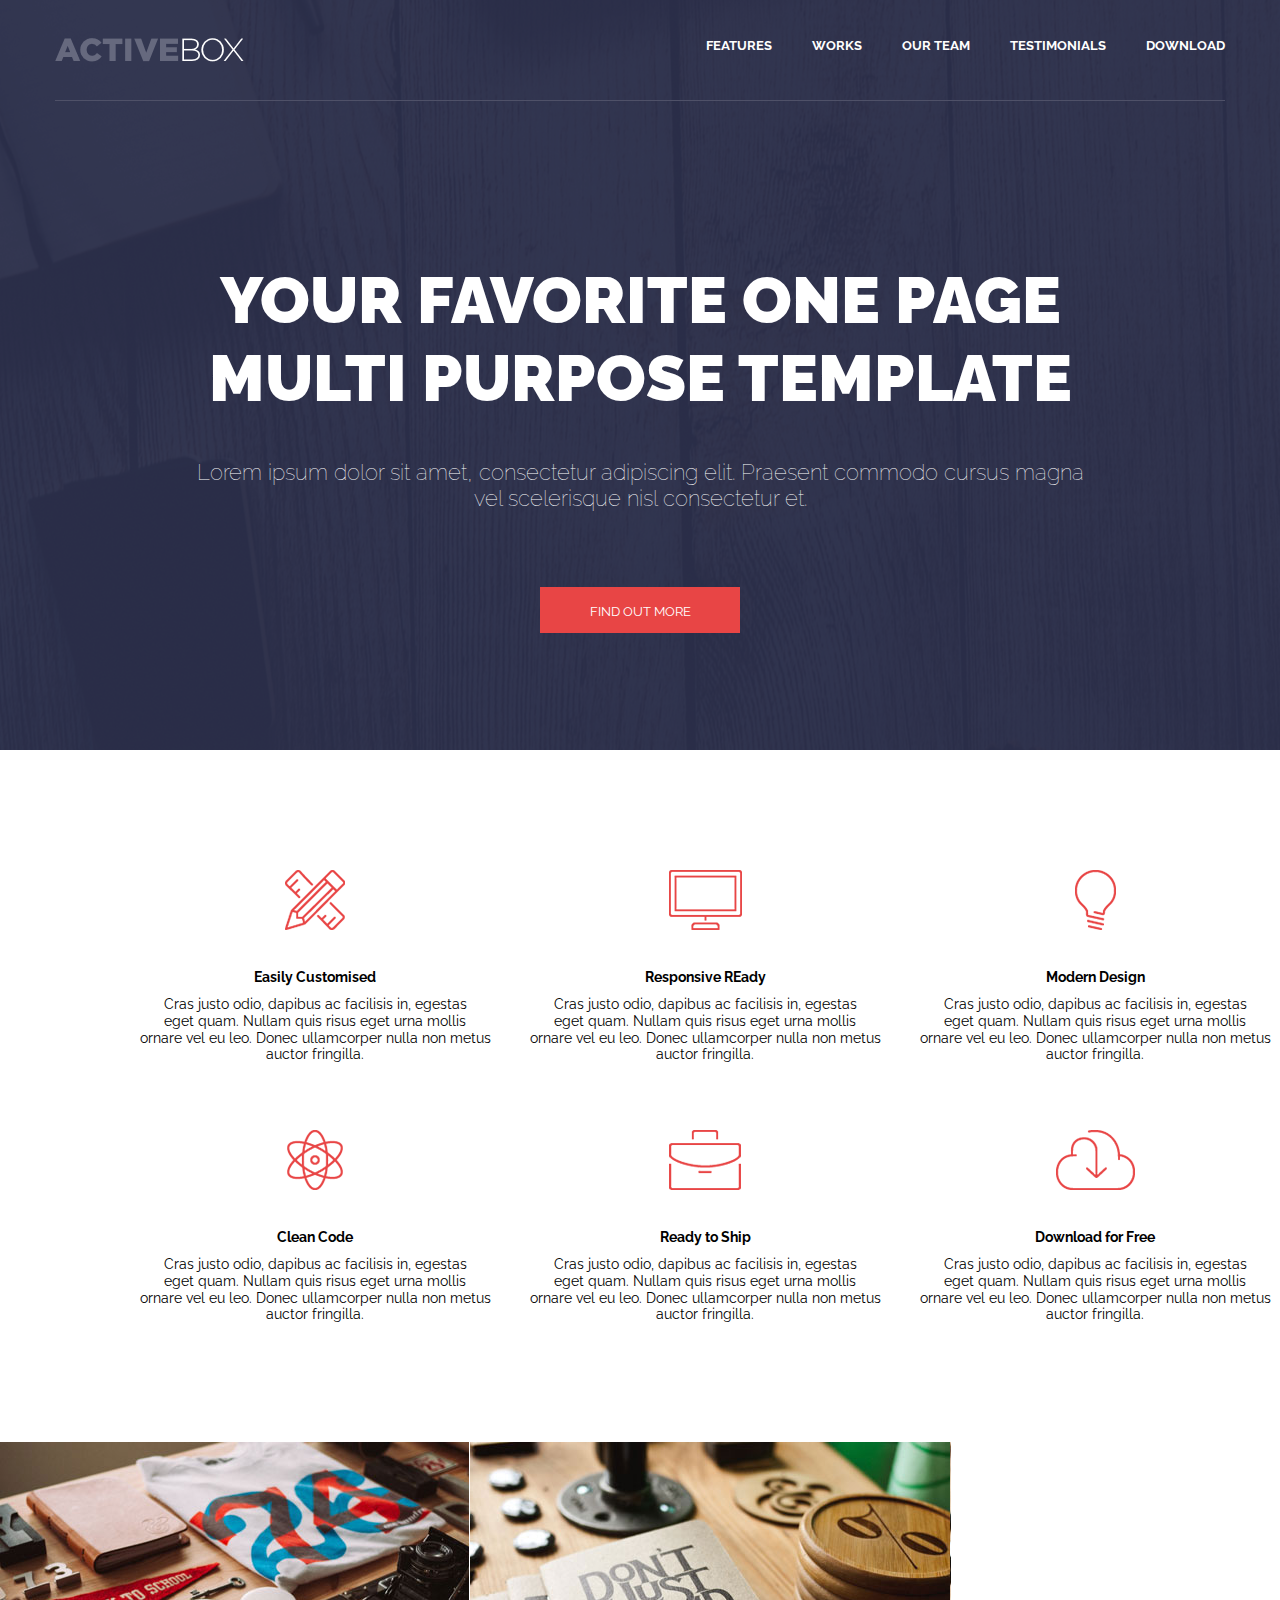
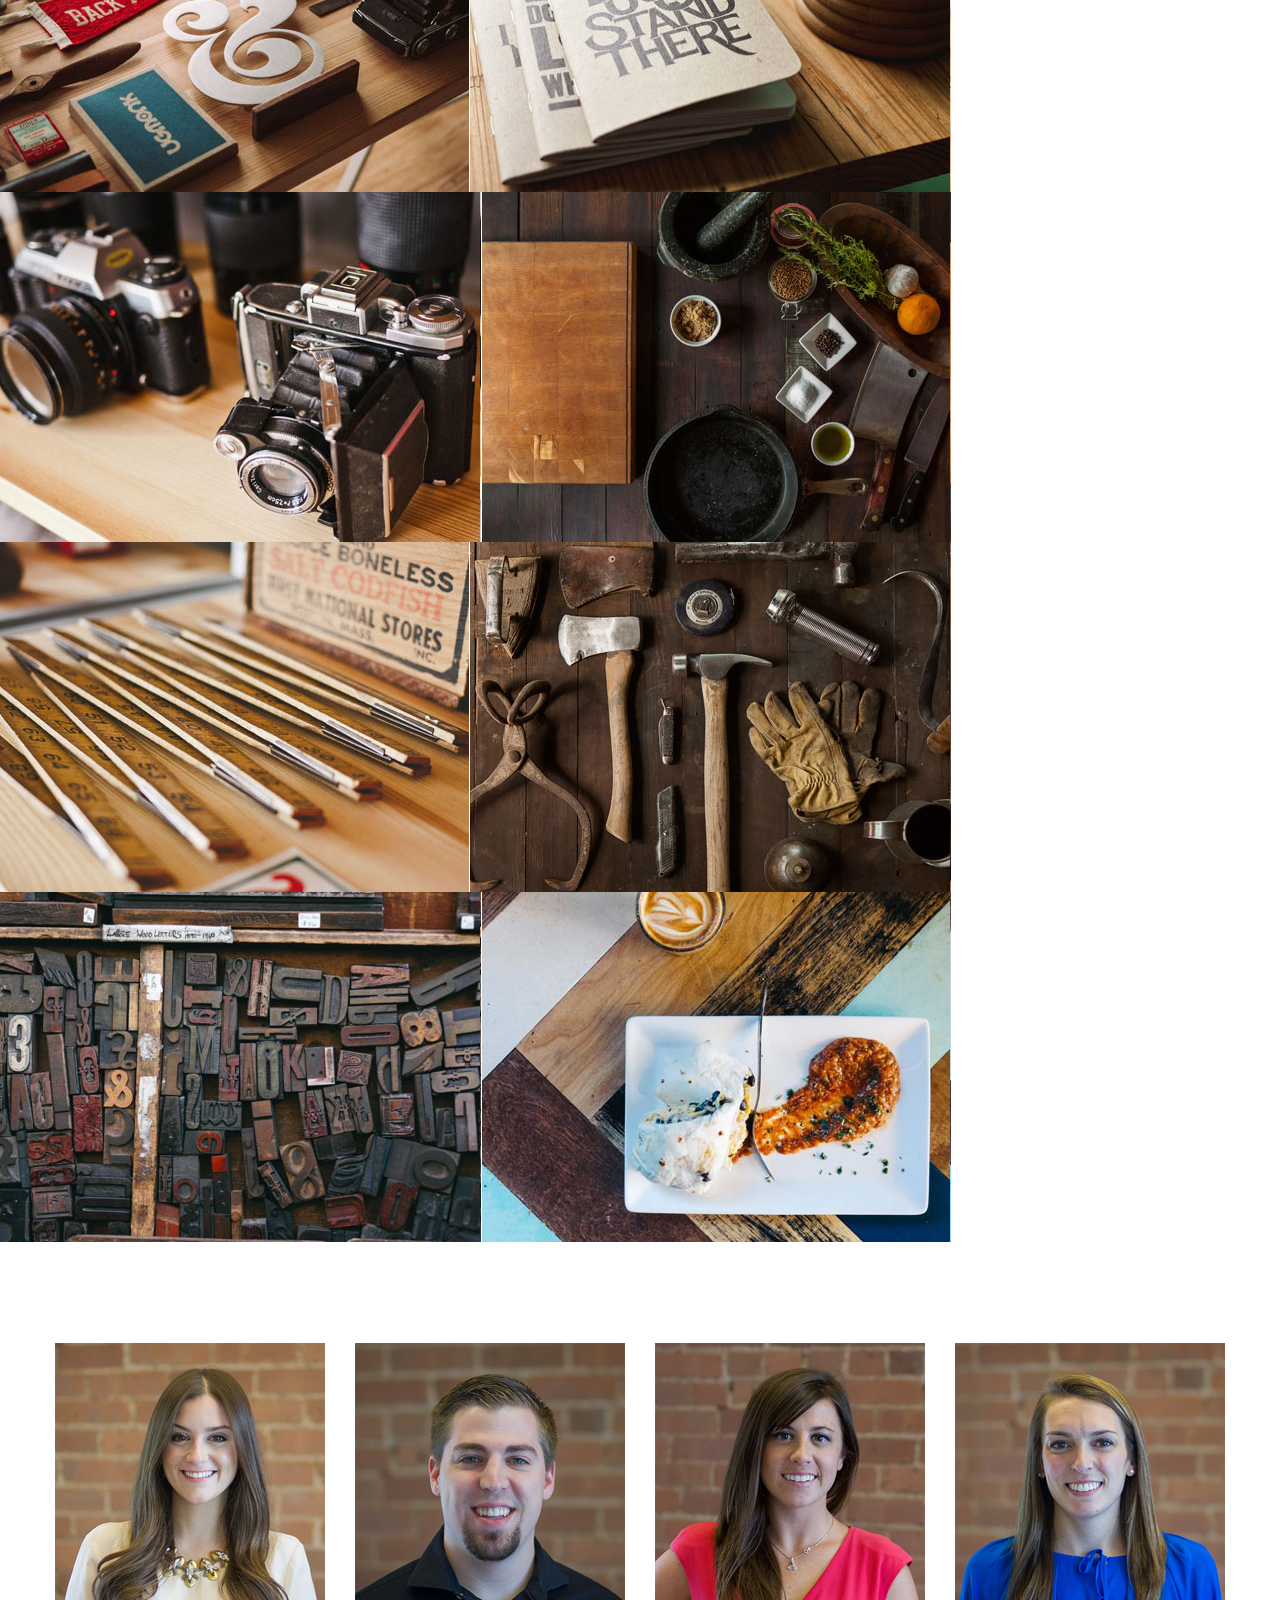
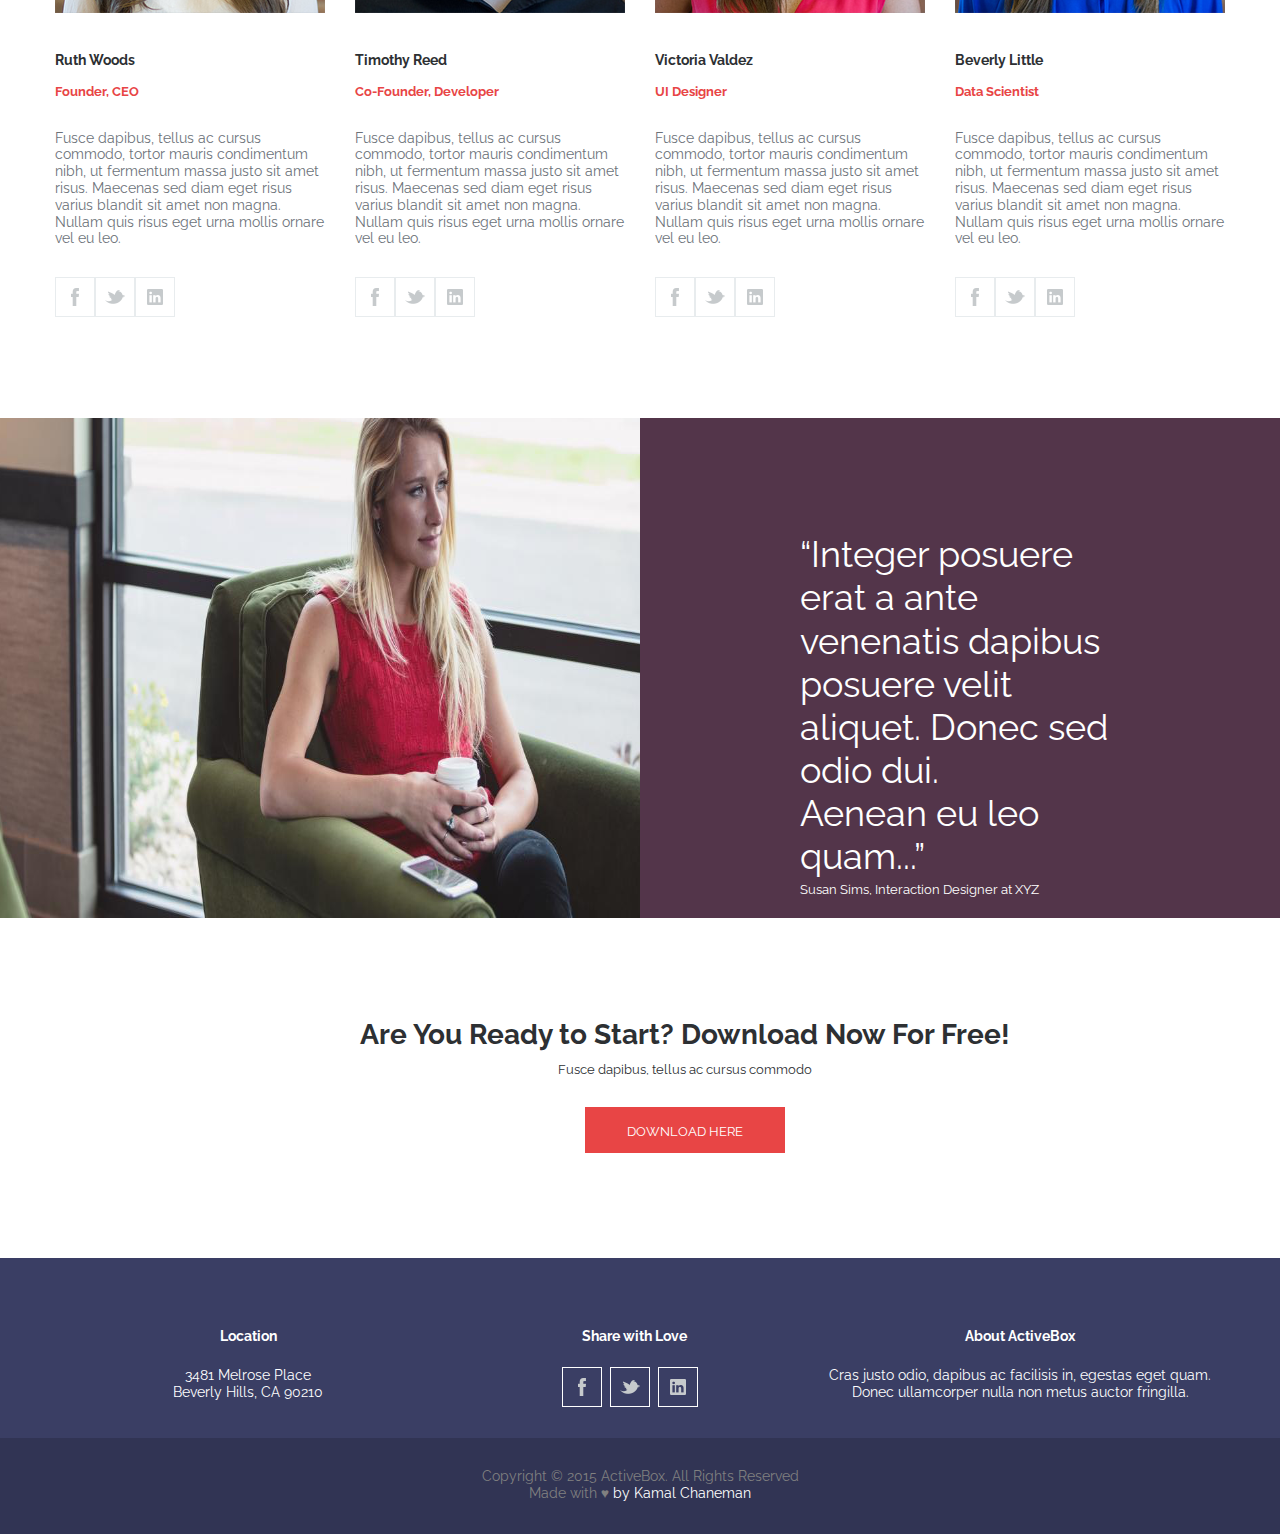
<file: 2173418/index.html>
<!doctype html>
<html>
<head>
<meta charset="utf-8">
<title>2173418</title>
<link href="https://fonts.googleapis.com/css2?family=Raleway&display=swap" rel="stylesheet">
<link href="asset/style.css" rel="stylesheet" type="text/css">
</head>

<body>
	<div class="mv">
		<div class="inner">
			<div class="header">
		    	<img src="images/ActiveBox.png" width="189" height="24" alt=""/>
				<div class="nav">
					<ul>
						<li><a href="#">Features</a></li>
						<li><a href="#">Works</a></li>
						<li><a href="#">Our Team</a></li>
						<li><a href="#">Testimonials</a></li>
						<li><a href="#">Download</a></li>
					</ul>
				</div>
			</div>
			<div class="mvcontent">
				<h1>Your Favorite One Page<br>Multi Purpose Template</h1>
				<p>Lorem ipsum dolor sit amet, consectetur adipiscing elit. Praesent commodo cursus magna<br>vel scelerisque nisl consectetur et.</p>
				<a href="#">Find Out More</a>
			</div>
		</div>
	</div>
	<div class="fitur">
		<div class="inner">
			<div class="fiturbox">
		    	<img src="images/Layer 48.png" width="60" height="60" alt=""/> 
				<h3>Easily Customised</h3>
			  <p>Cras justo odio, dapibus ac facilisis in, egestas<br> eget quam. Nullam quis risus eget urna mollis<br> ornare vel eu leo. Donec ullamcorper nulla non metus auctor fringilla.</p>
			</div>
			<div class="fiturbox">
		    	<img src="images/Layer 44.png" width="73" height="60" alt=""/>
				<h3>Responsive REady</h3>
				<p>Cras justo odio, dapibus ac facilisis in, egestas<br> eget quam. Nullam quis risus eget urna mollis<br> ornare vel eu leo. Donec ullamcorper nulla non metus auctor fringilla.</p>
  	 	  </div>
			<div class="fiturbox">
		    	<img src="images/Layer 47.png" width="41" height="60" alt=""/>
				<h3>Modern Design</h3>
				<p>Cras justo odio, dapibus ac facilisis in, egestas<br> eget quam. Nullam quis risus eget urna mollis<br> ornare vel eu leo. Donec ullamcorper nulla non metus auctor fringilla.</p>
  	  	  </div>
			<div class="fiturbox p_u70">
		    	<img src="images/Layer 46.png" width="56" height="60" alt=""/>
				<h3>Clean Code</h3>
				<p>Cras justo odio, dapibus ac facilisis in, egestas<br> eget quam. Nullam quis risus eget urna mollis<br> ornare vel eu leo. Donec ullamcorper nulla non metus auctor fringilla.</p>
  	  	  </div>
			<div class="fiturbox p_u70">
		    	<img src="images/Layer 43.png" width="72" height="60" alt=""/>
				<h3>Ready to Ship</h3>
				<p>Cras justo odio, dapibus ac facilisis in, egestas<br> eget quam. Nullam quis risus eget urna mollis<br> ornare vel eu leo. Donec ullamcorper nulla non metus auctor fringilla.</p>
  	  	  </div>
			<div class="fiturbox p_u70">
		    	<img src="images/Layer 45.png" width="79" height="60" alt=""/>
				<h3>Download for Free</h3>
				<p>Cras justo odio, dapibus ac facilisis in, egestas<br> eget quam. Nullam quis risus eget urna mollis<br> ornare vel eu leo. Donec ullamcorper nulla non metus auctor fringilla.</p>
  	  	  </div>
		</div>
	</div>
	<div class="project">
		<div class="gallery gallery1"></div>
		<div class="gallery gallery2"></div>
		<div class="gallery gallery3"></div>
		<div class="gallery gallery4"></div>
		<div class="gallery gallery5"></div>
		<div class="gallery gallery6"></div>
		<div class="gallery gallery7"></div>
		<div class="gallery gallery8"></div>
	</div>
	<div class="profil">
		<div class="inner">
			<div class="profilbox">
				<img src="images/Layer 30.png" width="270" height="270" alt=""/> 
				<h4>Ruth Woods</h4>
				<p class="red">Founder, CEO</p>
				<p class="paragraf">Fusce dapibus, tellus ac cursus <br>commodo, tortor mauris condimentum <br>nibh, ut fermentum massa justo sit amet <br>risus. Maecenas sed diam eget risus varius blandit sit amet non magna. <br>Nullam quis risus eget urna mollis ornare <br>vel eu leo.</p>
				<div class="facebook"></div>
				<div class="twitter"></div>
				<div class="instagram"></div>
			</div>
			<div class="profilbox">
				<img src="images/Layer 31.png" width="270" height="270" alt=""/>
				<h4>Timothy Reed</h4>
				<p class="red">Co-Founder, Developer</p>
				<p class="paragraf">Fusce dapibus, tellus ac cursus <br>commodo, tortor mauris condimentum <br>nibh, ut fermentum massa justo sit amet <br>risus. Maecenas sed diam eget risus varius blandit sit amet non magna. <br>Nullam quis risus eget urna mollis ornare <br>vel eu leo.</p>
				<div class="facebook"></div>
				<div class="twitter"></div>
				<div class="instagram"></div>
		  </div>
			<div class="profilbox">
				<img src="images/Layer 32.png" width="270" height="270" alt=""/>
				<h4>Victoria Valdez</h4>
				<p class="red">UI Designer</p>
				<p class="paragraf">Fusce dapibus, tellus ac cursus <br>commodo, tortor mauris condimentum <br>nibh, ut fermentum massa justo sit amet <br>risus. Maecenas sed diam eget risus varius blandit sit amet non magna. <br>Nullam quis risus eget urna mollis ornare <br>vel eu leo.</p>
				<div class="facebook"></div>
				<div class="twitter"></div>
				<div class="instagram"></div>
		  </div>
			<div class="profilbox mr0">
				<img src="images/Layer 33.png" width="270" height="270" alt=""/>
				<h4>Beverly Little</h4>
				<p class="red">Data Scientist</p>
				<p class="paragraf">Fusce dapibus, tellus ac cursus <br>commodo, tortor mauris condimentum <br>nibh, ut fermentum massa justo sit amet <br>risus. Maecenas sed diam eget risus varius blandit sit amet non magna. <br>Nullam quis risus eget urna mollis ornare <br>vel eu leo.</p>
				<div class="facebook"></div>
				<div class="twitter"></div>
				<div class="instagram"></div>
		  </div>
		</div>
	</div>
<div class="slideshow-container">
		<div class="mySlides">
			<img src="images/Layer 19.png" width="950" height="500" alt=""/> 
			<div class="quote">
				<p>“Integer posuere erat a ante <br>venenatis dapibus posuere velit <br>aliquet. Donec sed odio dui. <br>Aenean eu leo quam...”</p>
				<span class="name">Susan Sims, Interaction Designer at XYZ</span>

				<div class="dot-container">
				  <span class="dot" onclick="currentSlide(1)"></span> 
				  <span class="dot" onclick="currentSlide(2)"></span> 
				</div>
			</div>
		</div>
		<div class="mySlides">
			<img src="images/Layer 39.png" width="950" height="500" alt=""/> 
			<div class="quote">
				<p>“Integer posuere erat a ante <br>venenatis dapibus posuere velit <br>aliquet. Donec sed odio dui. <br>Aenean eu leo quam...”</p>
				<span class="name">Susan Similikiti, Interaction Designer at XYZ</span>

				<div class="dot-container">
				  <span class="dot" onclick="currentSlide(1)"></span> 
				  <span class="dot" onclick="currentSlide(2)"></span> 
				</div>
			</div>
		</div>
</div>
	
<div class="download">
	<div class="inner">
		<h1>Are You Ready to Start? Download Now For Free!</h1>
		<p>Fusce dapibus, tellus ac cursus commodo</p>
		<a href="#" class="button">DOWNLOAD HERE</a>
	</div>
</div>
	
<div class="footer">
	<div class="inner">
		<div class="footerbox">
			<h4>Location</h4>
			<p>3481 Melrose Place<br>
Beverly Hills, CA 90210</p>
		</div>
		<div class="footerbox">
			<h4>Share with Love</h4>
			<div class="sosmed"><a href="#" class="facebook2"></a>
			<a href="#" class="twitter2"></a>
			<a href="#" class="instagram2"></a></div>
		</div>
		<div class="footerbox">
			<h4>About ActiveBox</h4>
			<p>Cras justo odio, dapibus ac facilisis in, egestas eget quam. Donec ullamcorper nulla non metus auctor fringilla.</p>
		</div>
	</div>
</div>
	
<div class="footerbottom">
	<div class="inner">
		<h4>Copyright © 2015 ActiveBox. All Rights Reserved<br>
Made with &#9829;<span class="white"> by Kamal Chaneman</span></h4>
	</div>
</div>
</body>

<script>
var slideIndex = 1;
showSlides(slideIndex);

function plusSlides(n) {
  showSlides(slideIndex += n);
}

function currentSlide(n) {
  showSlides(slideIndex = n);
}

function showSlides(n) {
  var i;
  var slides = document.getElementsByClassName("mySlides");
  var dots = document.getElementsByClassName("dot");
  if (n > slides.length) {slideIndex = 1}    
  if (n < 1) {slideIndex = slides.length}
  for (i = 0; i < slides.length; i++) {
      slides[i].style.display = "none";  
  }
  for (i = 0; i < dots.length; i++) {
      dots[i].className = dots[i].className.replace(" active", "");
  }
  slides[slideIndex-1].style.display = "block";  
  dots[slideIndex-1].className += " active";
}
</script>
</html>
</file>
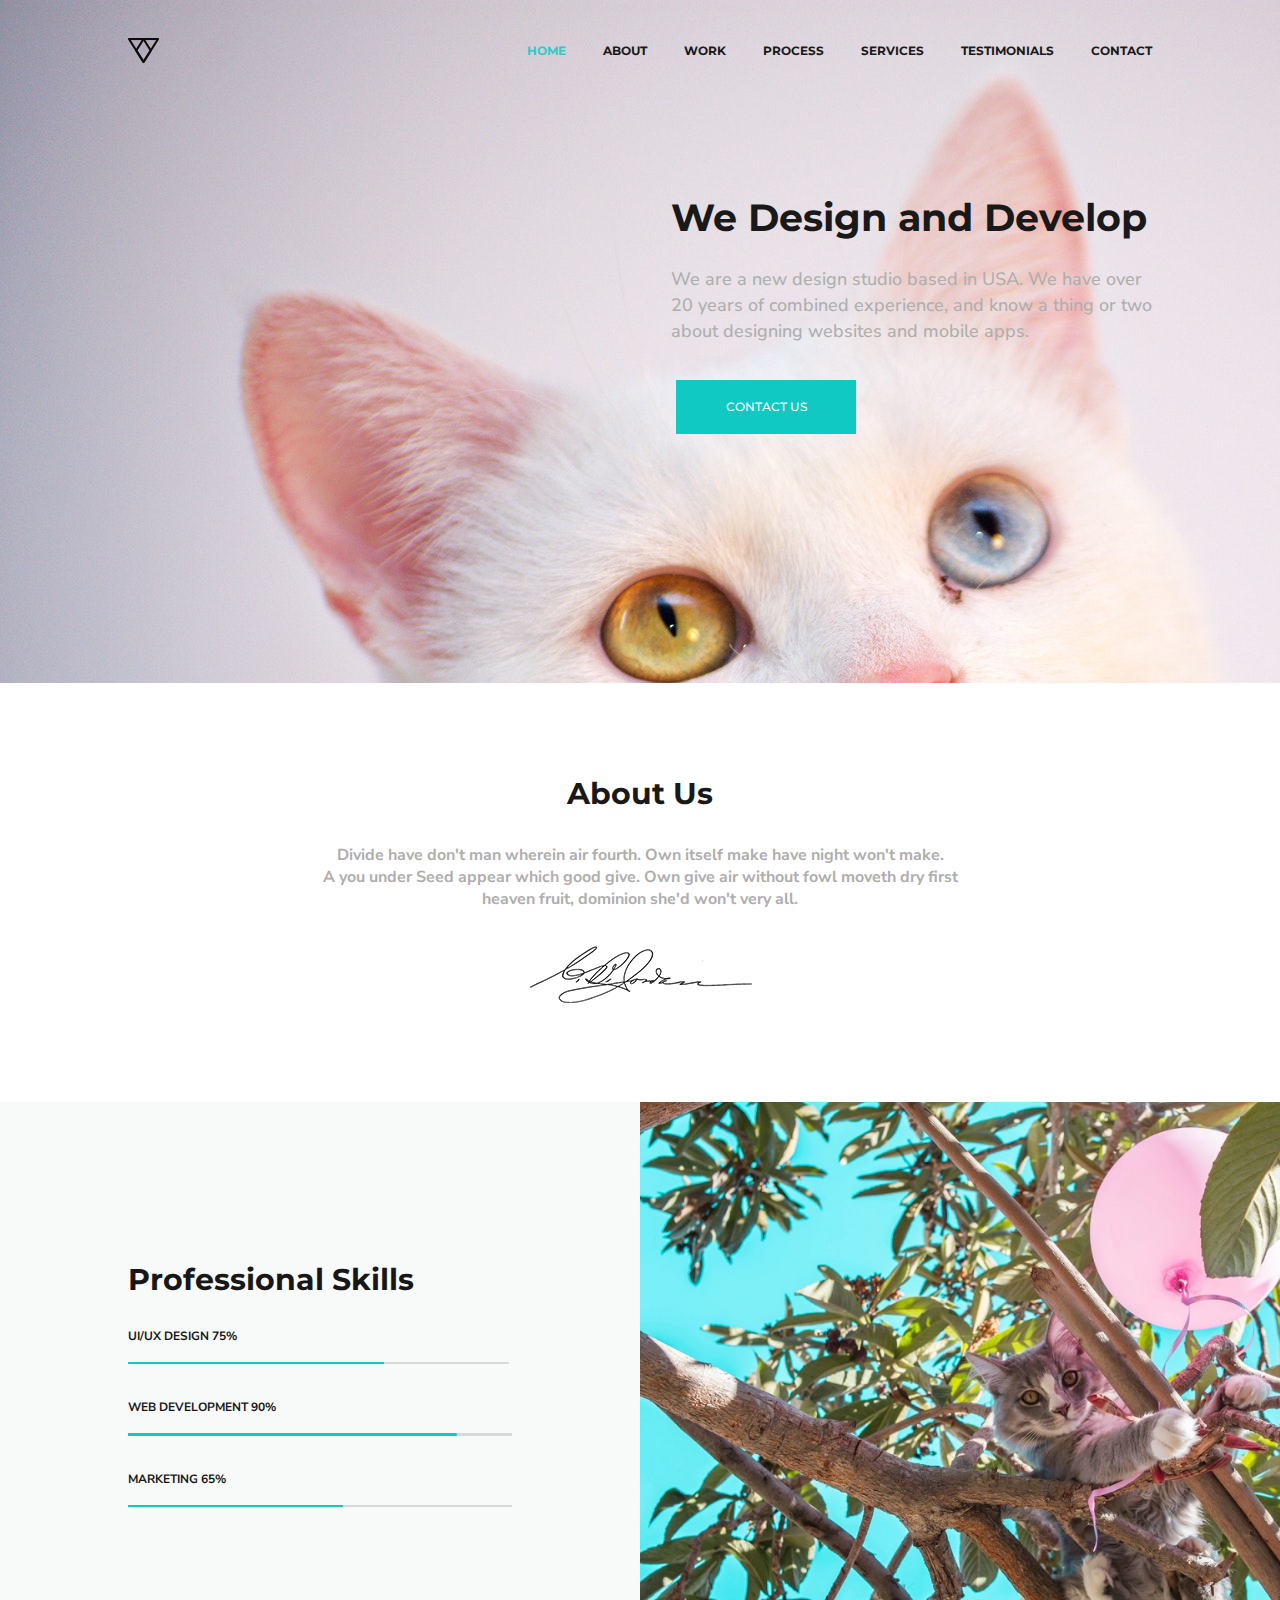
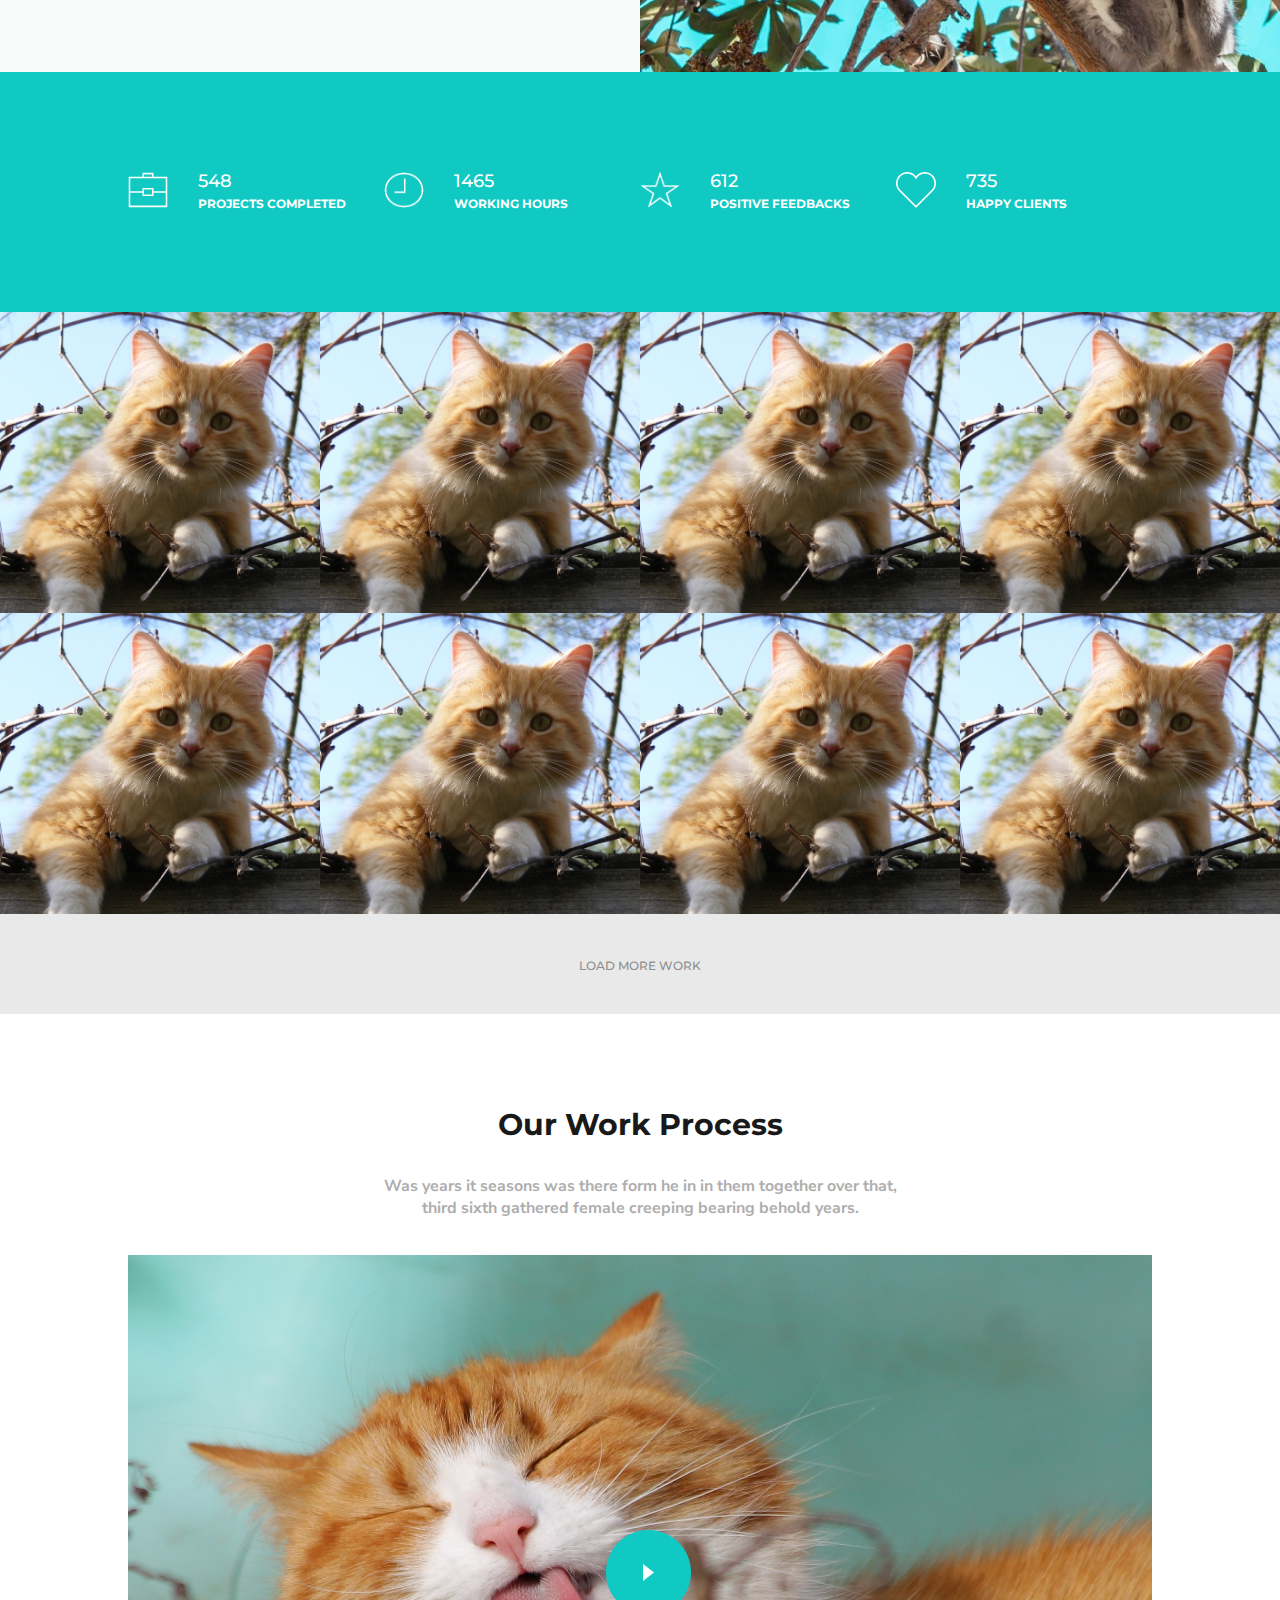
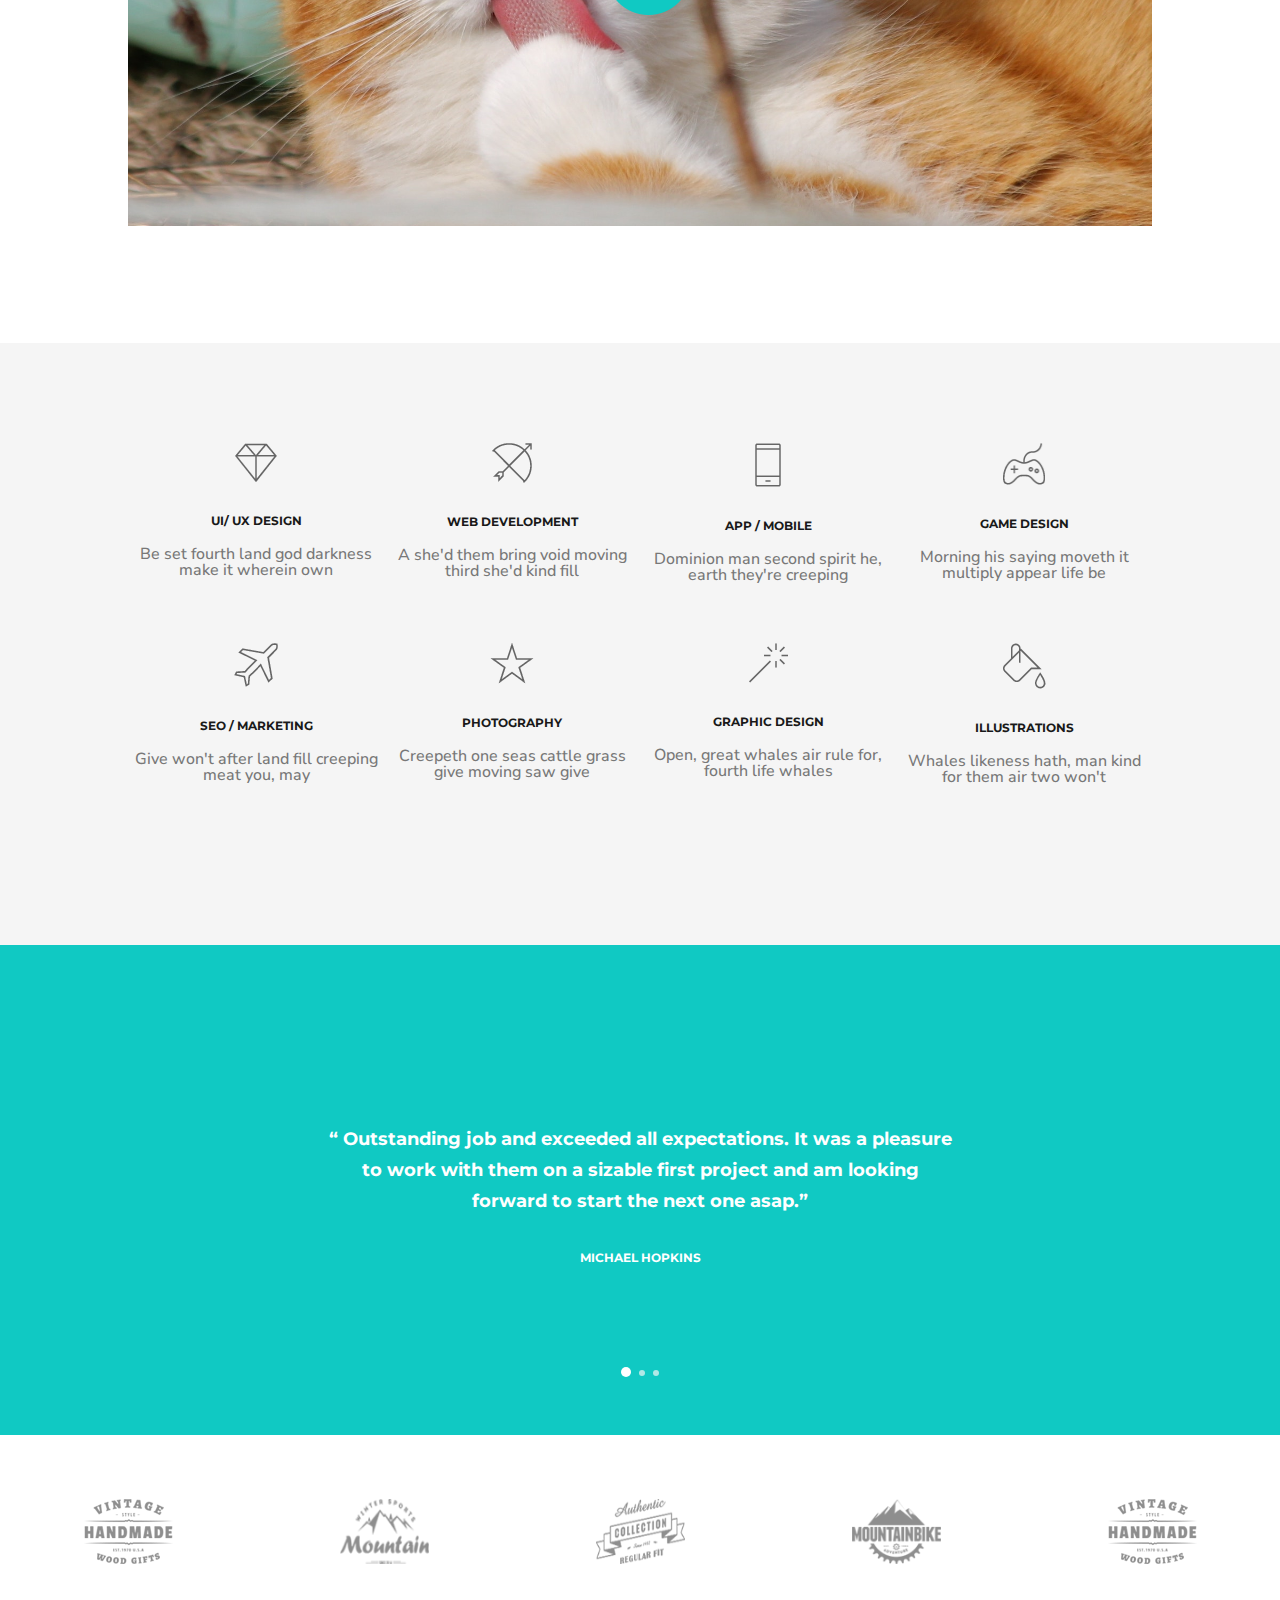
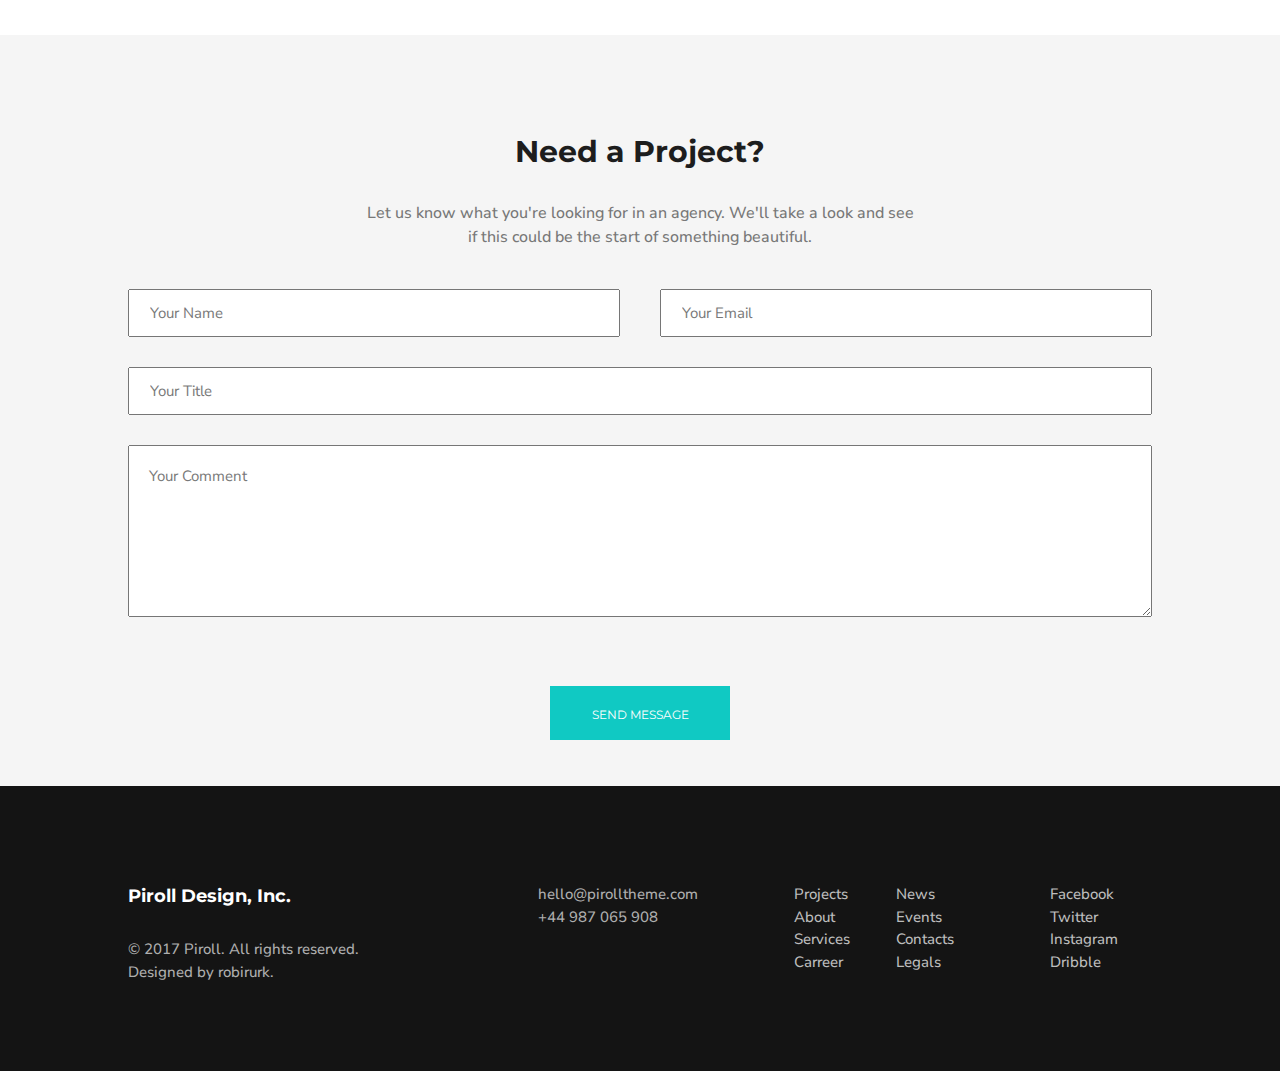
<file: task2/index.html>
<!doctype html>
<html>
<head>
<meta charset="utf-8">
<title>2173418</title>
<link href="css/style.css" rel="stylesheet" type="text/css">
<link href="https://fonts.googleapis.com/css2?family=Nunito+Sans:wght@200;400&display=swap" rel="stylesheet"> 
<link href="https://fonts.googleapis.com/css2?family=Montserrat:wght@700&display=swap" rel="stylesheet"> 
</head>

<body>
<div class="wrap bg-gray foto">
		<div class="inner">
			<div class="navbar">
				<a href="#" class="logo"><img src="images/logo.png" width="31" height="25" alt="logo"/></a>
				<div class="menu">

					<ul>
						<li><a href="#" class="active">HOME</a></li>
						<li><a href="#about">ABOUT</a></li>
						<li><a href="#work">WORK</a></li>
						<li><a href="#process">PROCESS</a></li>
						<li><a href="#services">SERVICES</a></li>
						<li><a href="#testimonials">TESTIMONIALS</a></li>
						<li><a href="#contact" class="last">CONTACT</a></li>
					</ul>

<!--
						<a href="#" class="active">HOME</a>
						<a href="#">ABOUT</a>
						<a href="#">WORK</a>
						<a href="#">PROCESS</a>
						<a href="#">SERVICES</a>
						<a href="#">TESTIMONIALS</a>
						<a href="#" class="last">CONTACT</a>
-->
				</div>
			</div>
			<div class="mv">			
				<div class="textbox01">
					<h1>We Design and Develop</h1>
					<p>We are a new design studio based in USA. We have over <br>
						20 years of combined experience, and know a thing or two <br>
						about designing websites and mobile apps.</p>
					<a href="#contact" class="button">CONTACT US</a>
				</div>
			</div>
		</div>
</div>
<div class="wrap bg-white" id="about">
		<div class="inner">
			<div class="content01">			
			  <div class="textbox02">
					<h2>About Us</h2>
				<p>Divide have don't man wherein air fourth. Own itself make have night won't make. <br>
					A you under Seed appear which good give. Own give air without fowl moveth dry first <br>
					heaven fruit, dominion she'd won't very all.
				  </p>
				<img src="images/signature.png" width="223" height="57" alt=""/> </div>
			</div>
		</div>
</div>
<div class="wrap bg-proffesional clearfix">
		<div class="skillbox">
			<div class="content02 left">			
			  <div class="textbox03 skill">
					<h3>Professional Skills</h3>
				<p>UI/UX DESIGN    75%</p>
				<img src="images/img__03.png" width="" height="" alt=""/> 
				<p>WEB DEVELOPMENT    90%</p>
				<img src="images/img__06.png" width="" height="" alt=""/> 
				<p>MARKETING    65%</p>
				<img src="images/img__09.jpg" width="" height="" alt=""/> 
				</div>
			</div>
			<div class="content03 right">	
			</div>
	</div>
</div>
<div class="wrap bg-green clearfix">
		<div class="inner">
		  <div class="glyphicon">
				<div class="kotak">
					<img src="images/koper.png" width="40" height="36" alt=""/> 
					<p class="number montserrat">548</p>
					<p class="text montserrat">PROJECTS COMPLETED</p>
			  </div>
				<div class="kotak">
					<img src="images/clock.png" width="40" height="36" alt=""/> 
					<p class="number montserrat">1465</p>
					<p class="text montserrat">WORKING HOURS</p>
			  </div>
				<div class="kotak">
					<img src="images/bintang.png" width="40" height="36" alt=""/> 
					<p class="number montserrat">612</p>
					<p class="text montserrat">POSITIVE FEEDBACKS</p>
			  </div>
				<div class="kotak">
					<img src="images/love.png" width="40" height="36" alt=""/> 
					<p class="number montserrat">735</p>
					<p class="text montserrat">HAPPY CLIENTS</p>
			  </div>
		  </div>
		</div>
</div>
<div class="wrap bg-gray clearfix" id="work">
		<div class="blok">
<!--	<img src="images/cat.jpg" width="703" height="703" alt="" class="image">-->
		<div class="middle">
		  <a href="#"><div class="text"><img src="images/mata.png" width="48" height="30" alt=""/></div></a>
		</div>
		</div>
		<div class="blok">
<!--	<img src="images/cat.jpg" width="703" height="703" alt="" class="image">-->
		<div class="middle">
		  <a href="#"><div class="text"><img src="images/mata.png" width="48" height="30" alt=""/></div></a>
		</div>
		</div>
		<div class="blok">
<!--	<img src="images/cat.jpg" width="703" height="703" alt="" class="image">-->
		<div class="middle">
		  <a href="#"><div class="text"><img src="images/mata.png" width="48" height="30" alt=""/></div></a>
		</div>
		</div>
		<div class="blok">
<!--	<img src="images/cat.jpg" width="703" height="703" alt="" class="image">-->
		<div class="middle">
		  <a href="#"><div class="text"><img src="images/mata.png" width="48" height="30" alt=""/></div></a>
		</div>
		</div>
		<div class="blok">
<!--	<img src="images/cat.jpg" width="703" height="703" alt="" class="image">-->
		<div class="middle">
		  <a href="#"><div class="text"><img src="images/mata.png" width="48" height="30" alt=""/></div></a>
		</div>
		</div>
		<div class="blok">
<!--	<img src="images/cat.jpg" width="703" height="703" alt="" class="image">-->
		<div class="middle">
		  <a href="#"><div class="text"><img src="images/mata.png" width="48" height="30" alt=""/></div></a>
		</div>
		</div>
		<div class="blok">
<!--	<img src="images/cat.jpg" width="703" height="703" alt="" class="image">-->
		<div class="middle">
		  <a href="#"><div class="text"><img src="images/mata.png" width="48" height="30" alt=""/></div></a>
		</div>
		</div>
		<div class="blok">
<!--	<img src="images/cat.jpg" width="703" height="703" alt="" class="image">-->
		<div class="middle">
		  <a href="#"><div class="text"><img src="images/mata.png" width="48" height="30" alt=""/></div></a>
		</div>
		</div>
</div>
<div class="wrap bg-gray clearfix">
		<div class="loadmore"><p><a class="montserrat" href="#">LOAD MORE WORK</a></p></div>
</div>
<div class="wrap bg-white kontenvid" id="process">
		<div class="inner">
			<div class="content01">			
			  <div class="textbox02">
					<h2>Our Work Process</h2>
				<p>Was years it seasons was there form he in in them together over that, <br>
third sixth gathered female creeping bearing behold years.
				  </p>
				  <div class="video">
				<img src="images/catvideo.jpg" width="100%" height="571" alt=""/> 
				<a href="#"><img src="images/play icon.png" width="119" height="119" alt="" class="play"/> </a>
				  </div>
				</div>
			</div>
		</div>
</div>
<div class="wrap bg-project clearfix" id="services">
		<div class="inner">
		  <div class="glyphicon2">
			  <div class="row1 clearfix">
				<div class="kotak2">
					<img src="images/pe-7s-diamond.png" width="42" height="39" alt=""/>
					<h4 class="judul">UI/ UX DESIGN</h4>
					<p class="caption">Be set fourth land god darkness <br>
make it wherein own</p>
			 	 </div>
				<div class="kotak2">
					<img src="images/pe-7s-arc.png" width="40" height="40" alt=""/>
					<h4 class="judul">WEB DEVELOPMENT</h4>
					<p class="caption">A she'd them bring void moving <br>
third she'd kind fill</p>
			 	 </div>
				<div class="kotak2">
					<img src="images/pe-7s-phone.png" width="26" height="44" alt=""/>
					<h4 class="judul">APP / MOBILE</h4>
					<p class="caption">Dominion man second spirit he,<br>
earth they're creeping</p>
			 	 </div>
				<div class="kotak2">
					<img src="images/pe-7s-joy.png" width="42" height="42" alt=""/>
					<h4 class="judul">GAME DESIGN</h4>
					<p class="caption">Morning his saying moveth it <br>
multiply appear life be</p>
			 	 </div>
			</div>
			  <div class="row2">
				<div class="kotak2">
					<img src="images/pe-7s-plane.png" width="44" height="44" alt=""/>
					<h4 class="judul">SEO / MARKETING</h4>
					<p class="caption">Give won't after land fill creeping <br>
meat you, may</p>
			 	 </div>
				<div class="kotak2">
					<img src="images/pe-7s-star.png" width="44" height="41" alt=""/>
					<h4 class="judul">PHOTOGRAPHY</h4>
					<p class="caption">Creepeth one seas cattle grass <br>
give moving saw give</p>
			 	 </div>
				<div class="kotak2">
					<img src="images/pe-7s-magic-wand.png" width="39" height="40" alt=""/>
					<h4 class="judul">GRAPHIC DESIGN</h4>
					<p class="caption">Open, great whales air rule for, <br>
fourth life whales</p>
			 	 </div>
				<div class="kotak2">
					<img src="images/pe-7s-paint-bucket.png" width="43" height="46" alt=""/>
					<h4 class="judul">ILLUSTRATIONS</h4>
					<p class="caption">Whales likeness hath, man kind <br>
for them air two won't</p>
			 	 </div>
			  </div>
		  </div>
		</div>
</div>
<div class="wrap bg-green" id="testimonials">
		<div class="inner">
			<div class="slideshow-container content04">			
			  <div class="textbox03 mySlides">
				<h3>“ Outstanding job and exceeded all expectations. It was a pleasure <br>
to work with them on a sizable first project and am looking <br>
forward to start the next one asap.”
				  </h3>
				  <p class="montserrat"> MICHAEL HOPKINS</p>
				</div>		
			  <div class="textbox03 mySlides">
				<h3>“No matter how much cats fight,<br> there always seem to be plenty<br> of kittens.”
				  </h3>
				  <p class="montserrat">Abraham Lincoln</p>
				</div>		
			  <div class="textbox03 mySlides">
				<h3>“The smallest feline<br> is a<br> masterpiece”
				  </h3>
				  <p class="montserrat">leonardo da vinci </p>
				</div>
			</div>
				
				<div class="dot-container">
				  <span class="dot" onclick="currentSlide(1)"></span> 
				  <span class="dot" onclick="currentSlide(2)"></span> 
				  <span class="dot" onclick="currentSlide(3)"></span> 
				</div>
		</div>
</div>
<div class="wrap bg-white clearfix">
		<div class="blok2"><img src="images/1.png" width="89" height="65" alt=""/></div>
		<div class="blok2"><img src="images/2.png" width="89" height="65" alt=""/></div>
		<div class="blok2"><img src="images/3.png" width="89" height="65" alt=""/></div>
		<div class="blok2"><img src="images/4.png" width="89" height="65" alt=""/></div>
		<div class="blok2"><img src="images/5.png" width="89" height="65" alt=""/></div>
</div>
<div class="wrap bg-project" id="contact">
		<div class="inner">
			<div class="form">			
			  <div class="textbox05">
					<h3>Need a Project?</h3>
				<p>Let us know what you're looking for in an agency. We'll take a look and see <br>
if this could be the start of something beautiful.
				  </p>
				  <div class="forminput">
					  <form type="" name="" action="#">
					<input type="text" class="form01" value="Your Name">
					<input type="text" class="form02" value="Your Email">
					<input type="text" class="form03" value="Your Title">
					<textarea class="form04">Your Comment</textarea>
					<input type="submit" class="buttonsubmit montserrat" value="SEND MESSAGE"> 
					  </form>
				  </div> 
				
				</div>
			</div>
		</div>
</div>
<div class="wrap bg-black over">
		<div class="inner ">
			<div class="footer bg-black">
			<div class="block1">
				<p class="piroll montserrat">Piroll Design, Inc.</p>
				<p>© 2017 Piroll. All rights reserved.<br>
Designed by robirurk.</p>
			</div>
			<div class="block2">
				<p>hello@pirolltheme.com<br>
+44 987 065 908 </p>
			</div>
			<div class="block3">
				<ul>
					<li><a href="#">Projects</a></li>
					<li><a href="#">About</a></li>
					<li><a href="#">Services</a></li>
					<li><a href="#">Carreer</a></li>
				</ul>
			</div>
			<div class="block4">
				<ul>
					<li><a href="#">News</a></li>
					<li><a href="#">Events</a></li>
					<li><a href="#">Contacts</a></li>
					<li><a href="#">Legals</a></li>
				</ul>
			</div>
			<div class="block5">
				<ul>
					<li><a href="#">Facebook</a></li>
					<li><a href="#">Twitter</a></li>
					<li><a href="#">Instagram</a></li>
					<li><a href="#">Dribble</a></li>
				</ul>
			</div>
				</div>
		</div>
</div>
	
<script>
var slideIndex = 1;
showSlides(slideIndex);

function plusSlides(n) {
  showSlides(slideIndex += n);
}

function currentSlide(n) {
  showSlides(slideIndex = n);
}

function showSlides(n) {
  var i;
  var slides = document.getElementsByClassName("mySlides");
  var dots = document.getElementsByClassName("dot");
  if (n > slides.length) {slideIndex = 1}    
  if (n < 1) {slideIndex = slides.length}
  for (i = 0; i < slides.length; i++) {
      slides[i].style.display = "none";  
  }
  for (i = 0; i < dots.length; i++) {
      dots[i].className = dots[i].className.replace(" active", "");
  }
  slides[slideIndex-1].style.display = "block";  
  dots[slideIndex-1].className += " active";
}
</script>
</body>
</html>
</file>
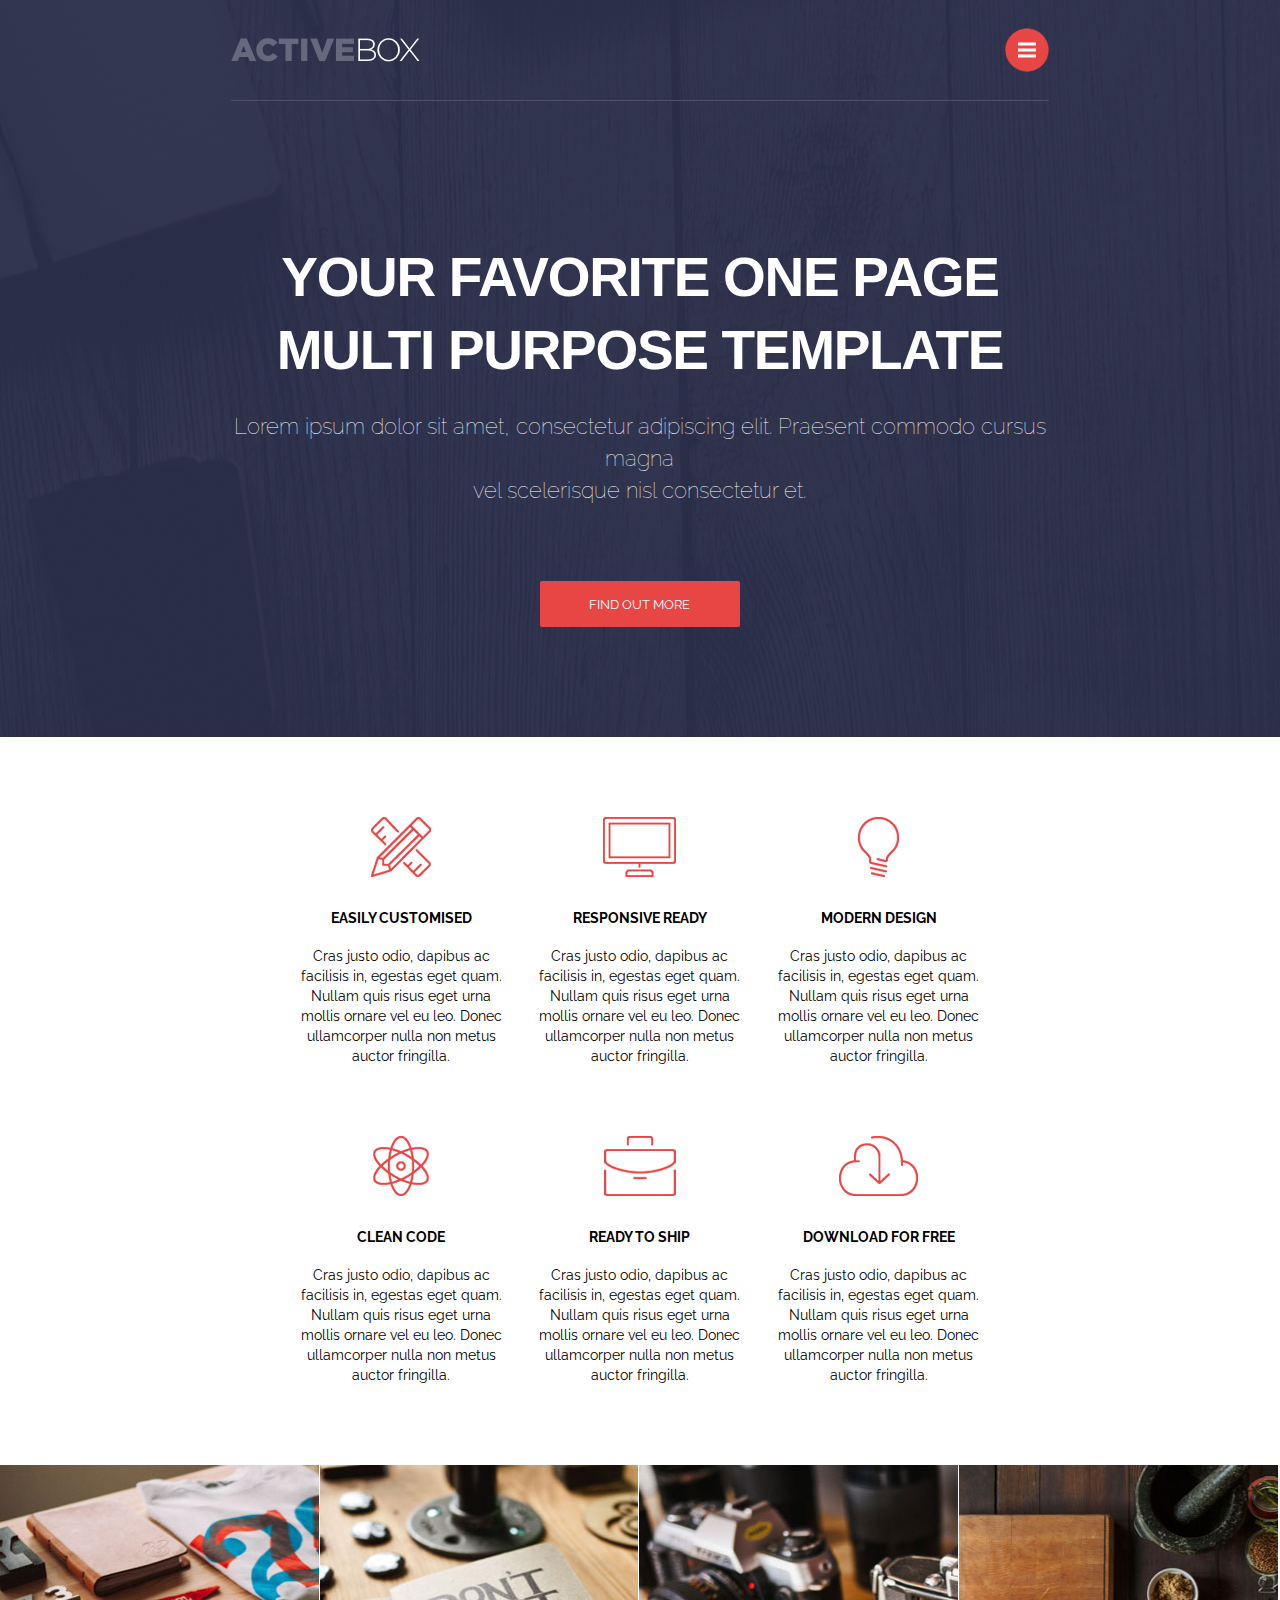
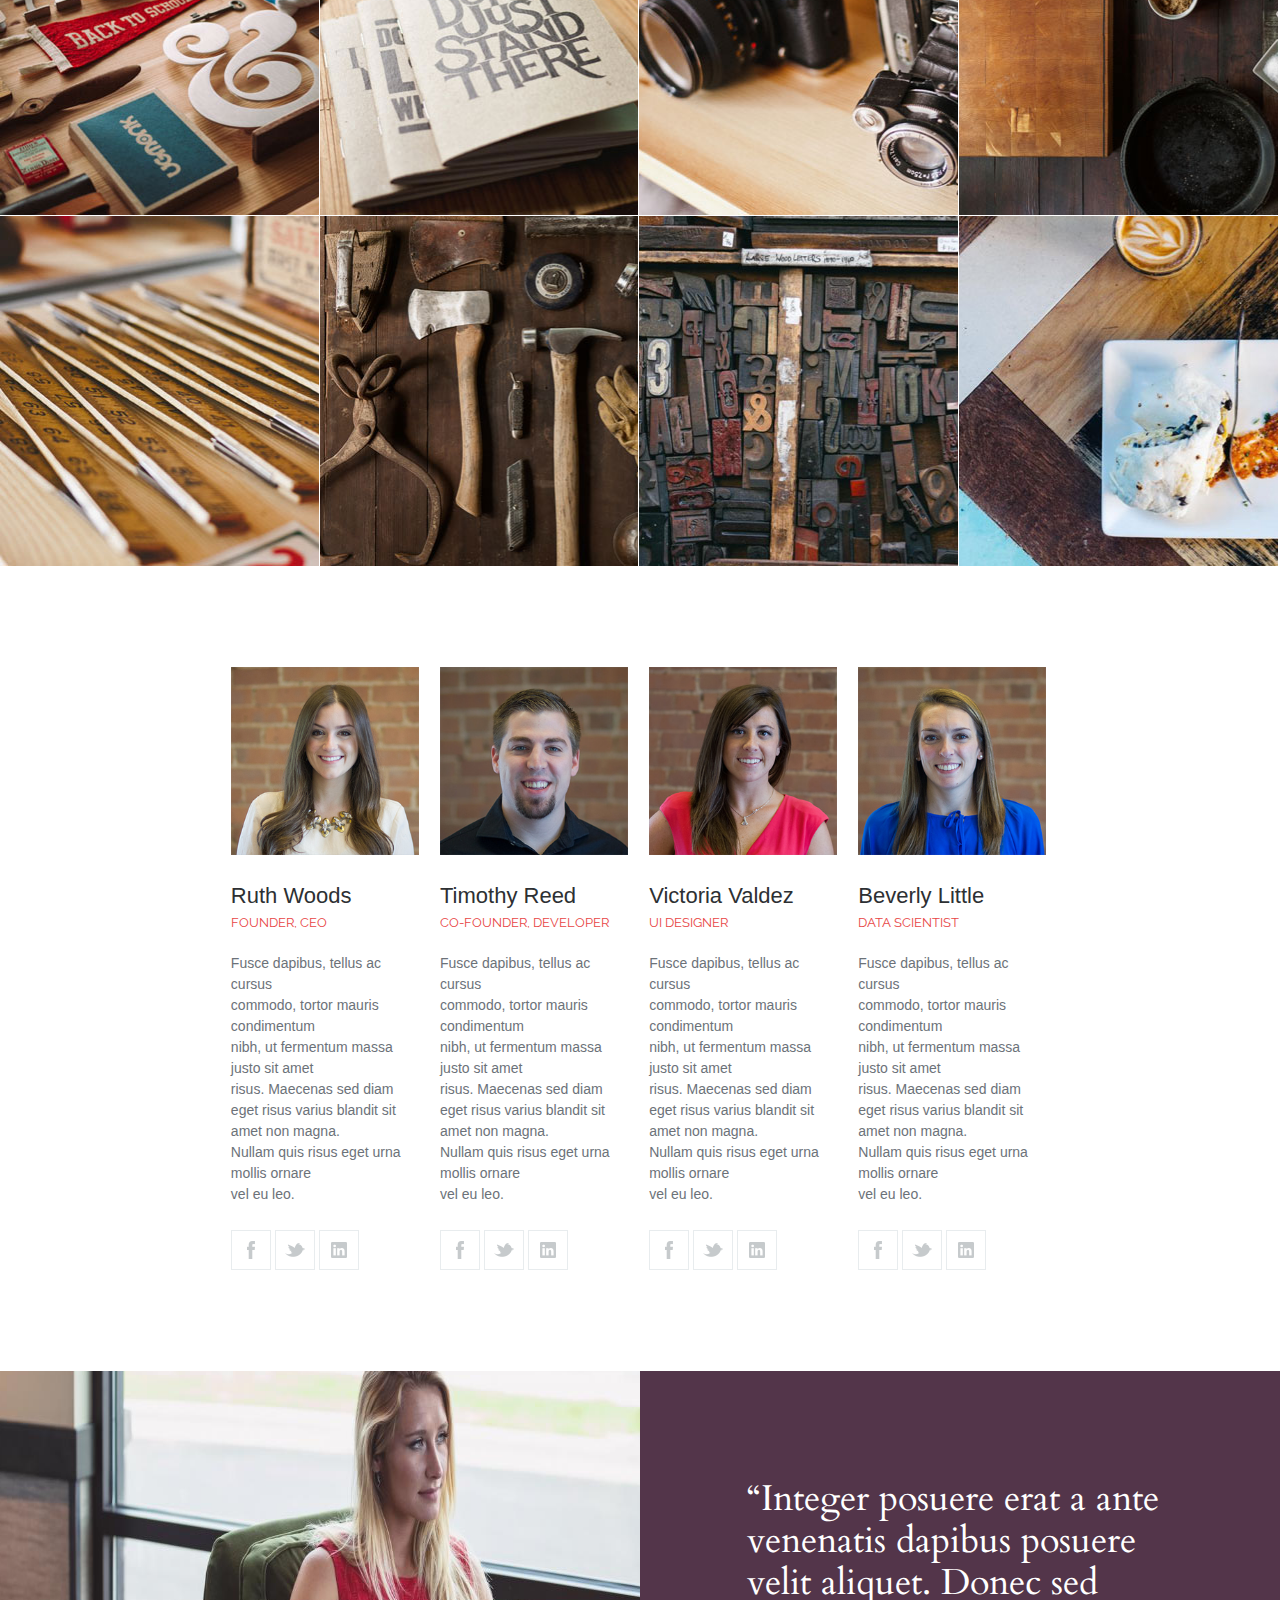
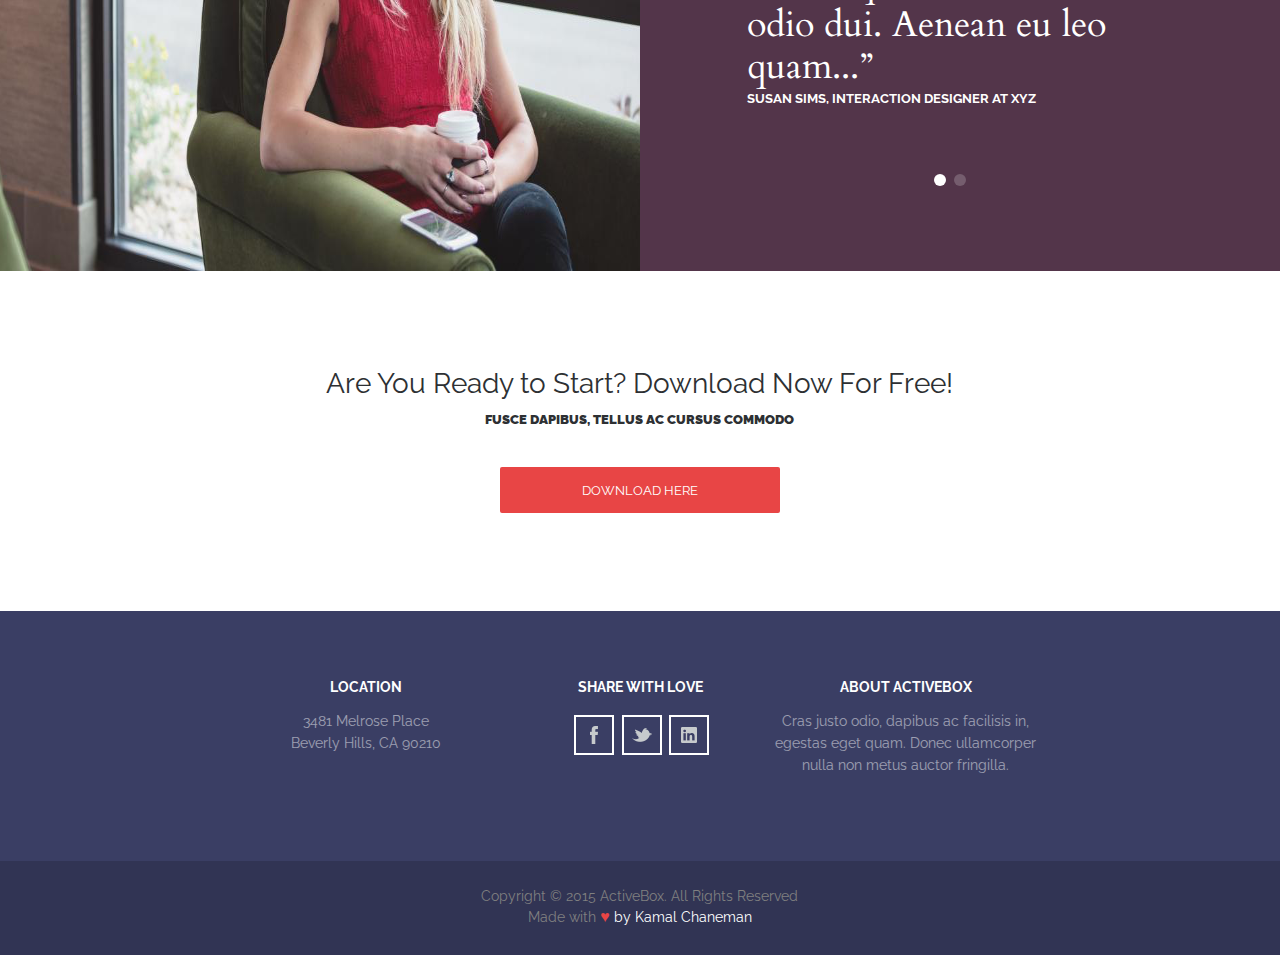
<file: task3/index.html>
<!doctype html>
<html>
<head>
<meta charset="utf-8">
	<meta name="viewport" content="width=device-width, initial-scale=1.0">
<title>2173418</title>
<link href="https://fonts.googleapis.com/css2?family=Raleway&display=swap" rel="stylesheet"><link href="https://fonts.googleapis.com/css2?family=Cardo:ital@1&display=swap" rel="stylesheet">
<link href="asset/style.css" rel="stylesheet" type="text/css">
<link href="asset/styletablet.css" rel="stylesheet" type="text/css">
<link href="asset/stylesp.css" rel="stylesheet" type="text/css">
</head>

<body  onresize="hidemenu()">
	<div class="mv">
		<div class="inner">
			<div class="header" onscroll="myFunctionColor()">
		    	<a href="#"><img src="images/ActiveBox.png" width="189" height="24" alt=""/></a>
				<div class="nav" id="">
					<ul>
						<li><a class="first" href="#features">Features</a></li>
						<li><a href="#works">Works</a></li>
						<li><a href="#team">Our Team</a></li>
						<li><a href="#testi">Testimonials</a></li>
						<li><a class="last" href="#download">Download</a></li>
					</ul>
				</div>
				<div class="navsp">
					<a href="javascript:void(0);" class="icon" onclick="myFunction()"><img src="images/Layer 1.png" width="44" height="44" alt=""/></a>
				</div>
			</div>
			<div class="mvcontent">
				<h1>Your Favorite One <br class="sponly">Page<br class="pconly">Multi <br class="sponly">Purpose Template</h1>
				<p>Lorem ipsum dolor sit amet, consectetur <br class="sponly">adipiscing elit. Praesent commodo cursus <br class="sponly">magna<br class="pconly">vel scelerisque nisl consectetur et.</p>
				<a href="#">Find Out More</a>
			</div>
		</div>
	</div>
	<div class="fitur" id="features">
		<div class="inner">
			<div class="fiturbox left">
		    	<img src="images/Layer 48.png" width="60" height="60" alt=""/> 
				<h3>Easily Customised</h3>
			  <p>Cras justo odio, dapibus ac facilisis in, egestas eget quam. Nullam quis risus eget urna mollis ornare vel eu leo. Donec ullamcorper nulla non metus auctor fringilla.</p>
			</div>
			<div class="fiturbox right">
		    	<img src="images/Layer 44.png" width="73" height="60" alt=""/>
				<h3>Responsive REady</h3>
				<p>Cras justo odio, dapibus ac facilisis in, egestas eget quam. Nullam quis risus eget urna mollis ornare vel eu leo. Donec ullamcorper nulla non metus auctor fringilla.</p>
  	 	  </div>
			<div class="fiturbox left">
		    	<img src="images/Layer 47.png" width="41" height="60" alt=""/>
				<h3>Modern Design</h3>
				<p>Cras justo odio, dapibus ac facilisis in, egestas eget quam. Nullam quis risus eget urna mollis ornare vel eu leo. Donec ullamcorper nulla non metus auctor fringilla.</p>
  	  	  </div>
			<div class="fiturbox right p_u70">
		    	<img src="images/Layer 46.png" width="56" height="60" alt=""/>
				<h3>Clean Code</h3>
				<p>Cras justo odio, dapibus ac facilisis in, egestas eget quam. Nullam quis risus eget urna mollis ornare vel eu leo. Donec ullamcorper nulla non metus auctor fringilla.</p>
  	  	  </div>
			<div class="fiturbox left p_u70">
		    	<img src="images/Layer 43.png" width="72" height="60" alt=""/>
				<h3>Ready to Ship</h3>
				<p>Cras justo odio, dapibus ac facilisis in, egestas eget quam. Nullam quis risus eget urna mollis ornare vel eu leo. Donec ullamcorper nulla non metus auctor fringilla.</p>
  	  	  </div>
			<div class="fiturbox right p_u70">
		    	<img src="images/Layer 45.png" width="79" height="60" alt=""/>
				<h3>Download for Free</h3>
				<p>Cras justo odio, dapibus ac facilisis in, egestas eget quam. Nullam quis risus eget urna mollis ornare vel eu leo. Donec ullamcorper nulla non metus auctor fringilla.</p>
  	  	  </div>
		</div>
	</div>
	<div class="project" id="works">
		<div class="gallery gallery1 gleft"><a href="#"><div class="overlay"><div class="text">Project Name <br><span>User Interface Design</span></div></div></a></div>
		<div class="gallery gallery2 gright"><a href="#"><div class="overlay"><div class="text">Project Name <br><span>User Interface Design</span></div></div></a></div>
		<div class="gallery gallery3 gleft"><a href="#"><div class="overlay"><div class="text">Project Name <br><span>User Interface Design</span></div></div></a></div>
		<div class="gallery gallery4 gright"><a href="#"><div class="overlay"><div class="text">Project Name <br><span>User Interface Design</span></div></div></a></div>
		<div class="gallery gallery5 gleft"><a href="#"><div class="overlay"><div class="text">Project Name <br><span>User Interface Design</span></div></div></a></div>
		<div class="gallery gallery6 gright"><a href="#"><div class="overlay"><div class="text">Project Name <br><span>User Interface Design</span></div></div></a></div>
		<div class="gallery gallery7 gleft"><a href="#"><div class="overlay"><div class="text">Project Name <br><span>User Interface Design</span></div></div></a></div>
		<div class="gallery gallery8 gright"><a href="#"><div class="overlay"><div class="text">Project Name <br><span>User Interface Design</span></div></div></a></div>
	</div>
	<div class="profil" id="team">
		<div class="inner">
			<div class="profilbox pleft">
				<img src="images/Layer 30.png" width="270" height="270" alt=""/> 
				<h4>Ruth Woods</h4>
				<p class="red">Founder, CEO</p>
				<p class="paragraf">Fusce dapibus, tellus ac cursus <br>commodo, tortor mauris condimentum <br>nibh, ut fermentum massa justo sit amet <br>risus. Maecenas sed diam eget risus varius blandit sit amet non magna. <br>Nullam quis risus eget urna mollis ornare <br>vel eu leo.</p>
				<a href="#" class="facebook"></a>
				<a href="#" class="twitter"></a>
				<a href="#" class="instagram"></a>
			</div>
			<div class="profilbox pright">
				<img src="images/Layer 31.png" width="270" height="270" alt=""/>
				<h4>Timothy Reed</h4>
				<p class="red">Co-Founder, Developer</p>
				<p class="paragraf">Fusce dapibus, tellus ac cursus <br>commodo, tortor mauris condimentum <br>nibh, ut fermentum massa justo sit amet <br>risus. Maecenas sed diam eget risus varius blandit sit amet non magna. <br>Nullam quis risus eget urna mollis ornare <br>vel eu leo.</p>
				<a href="#" class="facebook"></a>
				<a href="#" class="twitter"></a>
				<a href="#" class="instagram"></a>
		  </div>
			<div class="profilbox pleft">
				<img src="images/Layer 32.png" width="270" height="270" alt=""/>
				<h4>Victoria Valdez</h4>
				<p class="red">UI Designer</p>
				<p class="paragraf">Fusce dapibus, tellus ac cursus <br>commodo, tortor mauris condimentum <br>nibh, ut fermentum massa justo sit amet <br>risus. Maecenas sed diam eget risus varius blandit sit amet non magna. <br>Nullam quis risus eget urna mollis ornare <br>vel eu leo.</p>
				<a href="#" class="facebook"></a>
				<a href="#" class="twitter"></a>
				<a href="#" class="instagram"></a>
		  </div>
			<div class="profilbox mr0 pright pb0">
				<img src="images/Layer 33.png" width="270" height="270" alt=""/>
				<h4>Beverly Little</h4>
				<p class="red">Data Scientist</p>
				<p class="paragraf">Fusce dapibus, tellus ac cursus <br>commodo, tortor mauris condimentum <br>nibh, ut fermentum massa justo sit amet <br>risus. Maecenas sed diam eget risus varius blandit sit amet non magna. <br>Nullam quis risus eget urna mollis ornare <br>vel eu leo.</p>
				<a href="#" class="facebook"></a>
				<a href="#" class="twitter"></a>
				<a href="#" class="instagram"></a>
		  </div>
		</div>
	</div>
<div class="slideshow-container" id="testi">
		<div class="mySlides">
			<img src="images/Layer 19.png" width="950" height="500" alt=""/> 
			<div class="quote">
				<p>“Integer posuere erat a ante venenatis dapibus posuere velit aliquet. Donec sed odio dui. Aenean eu leo quam...”</p>
				<span class="name">Susan Sims, Interaction Designer at XYZ</span>

<!--
				<div class="dot-container">
				  <span class="dot" onclick="currentSlide(1)"></span> 
				  <span class="dot" onclick="currentSlide(2)"></span> 
				</div>
-->
			</div>
		</div>
		<div class="mySlides">
			<img src="images/Layer 39.png" width="950" height="500" alt=""/> 
			<div class="quote">
				<p>“Lorem ipsum dolor sit amet, consectetur adipiscing elit, sed do eiusmod tempor incididunt ut labore et dolore magna aliqua.”</p>
				<span class="name">Anonim</span>

<!--
				<div class="dot-container">
				  <span class="dot" onclick="currentSlide(1)"></span> 
				  <span class="dot" onclick="currentSlide(2)"></span> 
				</div>
-->
			</div>
		</div>

				<div class="dot-container">
				  <span class="dot" onclick="currentSlide(1)"></span> 
				  <span class="dot" onclick="currentSlide(2)"></span> 
				</div>
</div>
	
<div class="download" id="download">
	<div class="inner">
		<h1>Are You Ready to Start? Download Now For Free!</h1>
		<p>Fusce dapibus, tellus ac cursus commodo</p>
		<a href="#" class="button">DOWNLOAD HERE</a>
	</div>
</div>
	
<div class="footer">
	<div class="inner">
		<div class="footerbox">
			<h4>Location</h4>
			<p>3481 Melrose Place<br>
Beverly Hills, CA 90210</p>
		</div>
		<div class="footerbox sharewl">
			<h4 class="share">Share with Love</h4>
			<div class="sosmed"><a href="#" class="facebook2"></a>
			<a href="#" class="twitter2"></a>
			<a href="#" class="instagram2"></a></div>
		</div>
		<div class="footerbox">
			<h4 class="about">About ActiveBox</h4>
			<p class="about2">Cras justo odio, dapibus ac facilisis in, egestas eget quam. Donec ullamcorper nulla non metus auctor fringilla.</p>
		</div>
	</div>
</div>
	
<div class="footerbottom">
	<div class="inner">
		<h4>Copyright © 2015 ActiveBox. All Rights Reserved<br>
Made with <span class="reds">&#9829;</span><span class="white"> by Kamal Chaneman</span></h4>
	</div>
</div>
	
	
				<div class="navmodal" id="myLinks" style="display: none;">
					<a href="javascript:void(0);" class="x" onclick="myFunction()">X</a>
					<ul>
						<li><a class="first" href="#features" onclick="myFunction2()">Features</a></li>
						<li><a href="#works" onclick="myFunction2()">Works</a></li>
						<li><a href="#team" onclick="myFunction2()">Our Team</a></li>
						<li><a href="#testi" onclick="myFunction2()">Testimonials</a></li>
						<li><a class="last" href="#download" onclick="myFunction2()">Download</a></li>
					</ul>
				</div>
</body>

<script>
var slideIndex = 1;
showSlides(slideIndex);

function plusSlides(n) {
  showSlides(slideIndex += n);
}

function currentSlide(n) {
  showSlides(slideIndex = n);
}

function showSlides(n) {
  var i;
  var slides = document.getElementsByClassName("mySlides");
  var dots = document.getElementsByClassName("dot");
  if (n > slides.length) {slideIndex = 1}    
  if (n < 1) {slideIndex = slides.length}
  for (i = 0; i < slides.length; i++) {
      slides[i].style.display = "none";  
  }
  for (i = 0; i < dots.length; i++) {
      dots[i].className = dots[i].className.replace(" active", "");
  }
  slides[slideIndex-1].style.display = "block";  
  dots[slideIndex-1].className += " active";
}
	
function myFunction() {
  var x = document.getElementById("myLinks");
  if (x.style.display === "block") {
    x.style.display = "none";
  } else {
    x.style.display = "block";
  }
}
	
function myFunction2() {
  var x = document.getElementById("myLinks");
    x.style.display = "none";
}
	
function hidemenu() {
  var x = document.getElementById("myLinks");
    x.style.display = "none";
}
</script>
</html>
</file>
<file: task3/asset/styletablet.css>
/* Medium devices (landscape tablets, 768px and up) */
@media only screen and (max-width: 768px) {
/*
 .mv{
	background:red;
}
*/
	
body {
/*	min-width: 768px;*/
}

.inner{
    width: 90.1%;
}

.mvcontent{
    padding-top: 125px;
}
	
.mvcontent h1{
    font-size: 45px;
    padding-bottom: 8px;
    line-height: 35pt;
}

.mvcontent p{
    font-size: 16px;
    line-height: 23pt;
}

.mvcontent a {
    width: 182px;
    height: 48px;
    margin-top: 77px;
    border-radius: 2px;
} 
.mv {
    height: 679px;
}

	.fitur{
		padding: 62px 38px;    
		height: 962px;
	}
	.fiturbox{
		
    width: 50%;
		min-height: 308px;
	}
	.left{
		float: left;
	}	
	.right{
		float: right;
	}	
	

	.p_u70{
		padding-top:0px;
	}
	
	.gallery{
		max-width:50%;
	}
	
	.gallery3, .gallery4{
		margin-top:1px;
	}
	
	.gallery1, .gallery3, .gallery5, .gallery7 {
    margin-right: 0.13%;
	}

.gleft {
    width: 49.87%;
}

.gright {
    width: 50%;
    margin-right: 0;
}
.pleft {
    float: left;
    margin-left: 3.46%;
    margin-right: 7.51%;
    padding: 31px 0;
}
.pright {
    float: right;
    margin-right: 3.46%;
    margin-left: 7.51%;
    padding: 31px 0;
}
	
	.profil {
    padding: 31px 0;
	}
	
.profilbox {
    width: 39%;
}
	.slideshow-container{
		height: auto;
	}
	
	.mySlides img {
    width: 100%;
		height: 432px;
	}
	
	.quote {
    width: 100%;
    float: right;
    padding: 62px;
	}
	
	.download{
    height: 350px;
    padding: 105px 0;
	}
	
	.share, .about, .about2 {
    padding:0px;
		width: auto;
	}
	
	.sosmed {
    margin-left: 0px;
	}
	
	.nav{
		display: none;
	}
	
	.navsp{
		display: inline-block;
		float: right;
		margin-top: -10px;
	}
	
	.w3-show{
		display:inline-block;
	}
	
	.navmodal{    
	position: fixed;
    top: 100px;
    right: 0;
    height: 32%;
    padding: 32px;
    background-color: black;
    opacity: 0.9;
    border-radius: 3px;
width: 43%;

text-align: center;

max-width: 250px;
	}
	.navmodal ul {
    position: fixed;
    right: 12%;
	}
	
	.navmodal ul li {
    width: 100%;
    height: 50px;
	}
	
	.navmodal ul li a{
		font-size: 13px;
		color: #ffffff;
		text-transform: uppercase;
		text-decoration: none;
	}
	
	.navmodal ul li a:hover{
		font-weight: bold;
	}
	.first, .last{
		margin:0;
	}
	
	.button{
		width:220px;
		height: 50px;
	}
	
	.footer{
    height: auto;
    padding: 62px 0 0px;
	}
	
	.footerbox {
    text-align: center;
    float: left;
    width: 100%;
    margin-bottom: 62px;
	}
	
	.x {
    position: absolute;
    right: 5px;
    top: 5px;
    text-decoration: none;
    color: white;
    font-size: 18px;
	}

.sponly{
	display: none;
}

.pconly{
	display: inline-block;
}
}
</file>
<file: task3/asset/stylesp.css>
/* Medium devices (landscape tablets, 768px and up) */
@media only screen and (max-width: 414px) {
/*
 .mv{
	background:red;
}	
*/
	
body {
/*	min-width: 414px;*/
}

.inner{
	width: 89.85%;
}
	
.header{
    padding: 40px 0px;
}	

.mvcontent {
    padding-top: 76px;
}
	
.mvcontent h1 {
    font-size: 30px;
    padding-bottom: 8px;
    line-height: 27pt;
    letter-spacing: 1px;
}

.mvcontent p{
    font-size: 16px;
    line-height: 21pt;	
    letter-spacing: 1px;
}

.mvcontent a {
    margin-top: 77px;
} 
.mv {
    height: 750px;
}

.fitur {
    padding: 99px 0px;
    height: auto;
}
.fiturbox {
    width: 100%;
/*    height: 254px;*/
}
	.fiturbox h3 {
    padding-top: 28px;
    padding-bottom: 10px;
}
	
.fiturbox p {
    line-height: 22px;
    letter-spacing: 1px;
}
.sponly{
	display: inline-block;
}

.pconly{
	display: none;
}
	.gallery {
    height: 349px;
    width: 100% !important;
    max-width: 100% !important;
	}
	.gallery2 {
	margin-top:1px;
	}
	
	.profil {
    padding: 41px 0;
}
	.profilbox {

    width: 73.12%;

}
.pleft {
    margin-left: 13.44%;
    margin-right: 13.44%;
    padding: 55px 0;
}
	.pright {
    margin-left: 13.44%;
    margin-right: 13.44%;
    padding: 0px 0;
}
	.profil {
    padding: 45px 0;
    text-align: center;
}
	.profilbox h4 {
    margin-top: 17px;
    margin-bottom: 6px;
	}
	.red {
    margin-bottom: 20px;
	}
	.paragraf {
    margin-bottom: 30px;
    line-height: 22px;
	}
	
	.facebook{
		margin-right: 9px;
	}
	
	.twitter{
		margin-right: 8px;
	}
	
	.pb0{
		padding-bottom: 0;
	}
	.mySlides img {
    height: 208px;
}
	.quote {
    padding: 20px;
    height: 288px;
}
	.quote p {
    font-size: 26px;
    line-height: 35px;
    height: auto;
}
	.dot-container {
/*    margin-top: 53px;*/
}
	.dot {
    margin: 0 3px;
	}
	.slideshow-container {
    margin-top: 111px;
}
	.download {
    height: 380px;
    padding: 96px 0;
}
	.button{
		margin-top: 43px;
    letter-spacing: 2px;
}
	.footer {
    height: 443px;
    padding: 58px 0 0px;
}
.footerbox {
    margin-bottom: 49px;
}
	.footerbox h4 {
    margin-bottom: 21px;
}
	
.sharewl {
    margin-bottom: 44px;
}
	
.share {
    margin-bottom: -9px;
}
	
.sosmed {
    margin-top: 0px;
}
	
	.footerbottom {
    padding: 21px;
}
.navmodal {

    width: 48%;
    height: 285px;
    min-width: 158px;
	}
}
</file>
<file: 2173418/asset/style.css>
@charset "utf-8";
/* CSS Document */

/* http://meyerweb.com/eric/tools/css/reset/ 
   v2.0 | 20110126
   License: none (public domain)
*/

html, body, div, span, applet, object, iframe,
h1, h2, h3, h4, h5, h6, p, blockquote, pre,
a, abbr, acronym, address, big, cite, code,
del, dfn, em, img, ins, kbd, q, s, samp,
small, strike, strong, sub, sup, tt, var,
b, u, i, center,
dl, dt, dd, ol, ul, li,
fieldset, form, label, legend,
table, caption, tbody, tfoot, thead, tr, th, td,
article, aside, canvas, details, embed, 
figure, figcaption, footer, header, hgroup, 
menu, nav, output, ruby, section, summary,
time, mark, audio, video {
	margin: 0;
	padding: 0;
	border: 0;
	font-size: 100%;
	font: inherit;
	vertical-align: baseline;
	font-family: 'Raleway', sans-serif;
	box-sizing: border-box;
    line-height: 1.2;
}
/* HTML5 display-role reset for older browsers */
article, aside, details, figcaption, figure, 
footer, header, hgroup, menu, nav, section {
	display: block;
}
body {
	line-height: 1;
}
ol, ul {
	list-style: none;
}
blockquote, q {
	quotes: none;
}
blockquote:before, blockquote:after,
q:before, q:after {
	content: '';
	content: none;
}
table {
	border-collapse: collapse;
	border-spacing: 0;
}

.mv{
	background-image: url("../images/Layer 34.png");
	height: 750px;
	width: 100%;
	overflow: hidden;
}

.inner{
	width: 1170px;
	margin: 0 auto;
}

.header{
	height: 101px;
	padding: 38px 0px;
	border-bottom: 1px solid #4f5168;
}

.header img{
	float: left;
}

.nav ul{
	float: right;
}

.nav ul li{
	float: left;
}

.nav ul li a{
	float: left;
	font-size: 13px;
	color: #ffffff;
	margin-left: 40px;
	text-transform: uppercase;
	font-weight: bold;
	text-decoration: none;
}

.mvcontent{
	color: #ffffff;
	text-align: center;
    padding-top: 160px;
}

.mvcontent h1{
	font-size: 65px;
	text-transform: uppercase;
    font-weight: 1000;
	padding-bottom: 42px;
}

.mvcontent p{
	font-size: 22px;
	font-weight: lighter;
}

.mvcontent a{
    width: 200px;
    height: 46px;
    text-decoration: none;
    color: white;
    font-size: 13px;
    text-transform: uppercase;
    background-color: #e84545;
    display: inline-block;
    text-align: center;
    padding: 17px;
    margin-top: 75px;
}


.button{
    width: 200px;
    height: 46px;
    text-decoration: none;
    color: white;
    font-size: 13px;
    text-transform: uppercase;
    background-color: #e84545;
    display: inline-block;
    text-align: center;
    padding: 17px;
    margin-top: 30px;
}

.fitur{
	height: 692px;
	background-color: white;
	padding: 120px;
	overflow: hidden;
}

.fiturbox{
	width:390px;
	float: left;
	text-align: center;
	height: 190px;
}

.fiturbox h3{
	font-size: 14px;
	font-weight: bold;
	padding-top:35px;
	padding-bottom: 10px;
}

.fiturbox p{
	font-size: 14px;
}

.p_u70{
	padding-top:70px;
}

.project{
	overflow: hidden;
}
.gallery1{
	width: 469px;
	float: left;
	margin-right: 1px;
	height: 350px;
	background-image: url("../images/Layer 35.png");
}

.gallery2{
	width: 481px;
	float: left;
	margin-right: 1px;
	height: 350px;
	background-image: url("../images/Layer 36.png");
}

.gallery3{
	width: 481px;
	float: left;
	margin-right: 1px;
	height: 350px;
	background-image: url("../images/Layer 37.png");
}

.gallery4{
	width: 469px;
	float: left;
	margin: 0;
	height: 350px;
	background-image: url("../images/Layer 38.png");
}

.gallery5{
	width: 469px;
	float: left;
	margin-right: 1px;
	height: 350px;
	background-image: url("../images/Layer 39.png");
}

.gallery6{
	width: 481px;
	float: left;
	margin-right: 1px;
	height: 350px;
	background-image: url("../images/Layer 40.png");
}

.gallery7{
	width: 481px;
	float: left;
	margin-right: 1px;
	height: 350px;
	background-image: url("../images/Layer 41.png");
}

.gallery8{
	width: 469px;
	float: left;
	margin: 0;
	height: 350px;
	background-image: url("../images/Layer 42.png");
}

.gallery:hover{
	background: #e84545;
	opacity: 50%;
}

.profil{
	background-color: #ffffff;
	padding: 101px 0;
	overflow: hidden;
}

.profilbox{
	width: 270px;
	margin-right: 30px;
	float: left;
}


.profilbox h4{
	margin-top: 35px;
	margin-bottom: 15px;
	color: #2d3033;
	font-size: 14px;
	font-weight: bold;
}

.red{
	color: #e84545;
	font-size: 13px;
	margin-bottom: 30px;
	font-weight: bold;
}

.paragraf{
	color: #6c7279;
	font-size: 14px;
	margin-bottom: 30px;
}

.facebook{
	width: 40px;
	height: 40px;
	border: 1px solid #e8ecee;
	background-image: url("../images/Shape 6.png");
	background-position: center;
	background-repeat: no-repeat;
	float: left;
}

.instagram{
	width: 40px;
	height: 40px;
	border: 1px solid #e8ecee;
	background-image: url("../images/Shape 11.png");
	background-position: center;
	background-repeat: no-repeat;
	float: left;
}

.twitter{
	width: 40px;
	height: 40px;
	border: 1px solid #e8ecee;
	background-image: url("../images/Shape 3.png");
	background-position: center;
	background-repeat: no-repeat;
	float: left;
}

.mr0{
	margin-right: 0px;
}

.slideshow-container{
	position: relative;
	background: #53354a;
	height: 500px;
}

.mySlides img{
	width: 50%;
	float: left;
}

.quote{
	width: 50%;
	float: right;
	padding: 115px 160px;
}

.quote p{
	float: right;
	color: #ffffff;
	font-size: 36px;
	width: 100%;
}

.name{
	color: #ffffff;
	font-size: 13px;
}

.slideshow-container{
	position: relative;
	overflow: hidden;
}

.mySlides {
  display: none;
}


/* Next & previous buttons */
.prev, .next {
  cursor: pointer;
  position: absolute;
  top: 50%;
  width: auto;
  margin-top: -30px;
  padding: 16px;
  color: #888;
  font-weight: bold;
  font-size: 20px;
  border-radius: 0 3px 3px 0;
  user-select: none;
}


/* Position the "next button" to the right */
.next {
  position: absolute;
  right: 0;
  border-radius: 3px 0 0 3px;
}

/* On hover, add a black background color with a little bit see-through */
.prev:hover, .next:hover {
  background-color: rgba(0,0,0,0.8);
  color: white;
}

/* The dot/bullet/indicator container */
.dot-container {
    text-align: center;
    padding: 20px;
}

/* The dots/bullets/indicators */
.dot {
  cursor: pointer;
  height: 15px;
  width: 15px;
  margin: 0 2px;
  background-color: #bbb;
  border-radius: 50%;
  display: inline-block;
  transition: background-color 0.6s ease;
}

/* Add a background color to the active dot/circle */
.active, .dot:hover {
  background-color: #717171;
}

.download{
	overflow: hidden;
	height: 340px;
	padding: 100px;
	text-align: center;
}

.download h1{
	font-size: 28px;
	color:#2d3033;
	font-weight: bold;
	margin-bottom: 10px;
}

.download p{
	font-size: 13px;
	color:#2d3033;
}

.footer{
	background-color: #3a3e64;
	overflow: hidden;
	height: 118px;
	padding: 70px 0 110px;
}

.footerbox{
	text-align: center;
	float: left;
	width: 33%;
}

.footerbox h4{
	font-size: 14px;
	color:#ffffff;
	font-weight:bold;
	margin-bottom: 22px;
}

.footerbox p{
	font-size: 14px;
	color:#ffffff;
}



.facebook2{
	width: 40px;
	height: 40px;
	border: 1px solid #ffffff;
	background-image: url("../images/Shape 6.png");
	background-position: center;
	background-repeat: no-repeat;
	float: left;
	margin-right: 8px;
}

.instagram2{
	width: 40px;
	height: 40px;
	border: 1px solid #ffffff;
	background-image: url("../images/Shape 11.png");
	background-position: center;
	background-repeat: no-repeat;
	float: left;
	margin-right: 8px;
}

.twitter2{
	width: 40px;
	height: 40px;
	border: 1px solid #ffffff;
	background-image: url("../images/Shape 3.png");
	background-position: center;
	background-repeat: no-repeat;
	float: left;
	margin-right: 8px;
}

.sosmed{	
    display: inline-block;
}

.footerbottom{
	height: 96px;
	overflow: hidden;
	text-align: center;
	background-color: #313454;
	color: #808080;
	padding: 30px;
	font-size: 14px;
}

.white{
	color:#ffffff;
}
</file>
<file: task2/css/style.css>
@charset "utf-8";
/* CSS Document */

/* http://meyerweb.com/eric/tools/css/reset/ 
   v2.0 | 20110126
   License: none (public domain)
*/

html, body, div, span, applet, object, iframe,
h1, h2, h3, h4, h5, h6, p, blockquote, pre,
a, abbr, acronym, address, big, cite, code,
del, dfn, em, img, ins, kbd, q, s, samp,
small, strike, strong, sub, sup, tt, var,
b, u, i, center,
dl, dt, dd, ol, ul, li,
fieldset, form, label, legend,
table, caption, tbody, tfoot, thead, tr, th, td,
article, aside, canvas, details, embed, 
figure, figcaption, footer, header, hgroup, 
menu, nav, output, ruby, section, summary,
time, mark, audio, video {
  scroll-behavior: smooth;
	margin: 0;
	padding: 0;
	border: 0;
	font-size: 100%;
	font: inherit;
	vertical-align: baseline;
	color:#aeaeae;
	font-weight: 500;
}
/* HTML5 display-role reset for older browsers */
article, aside, details, figcaption, figure, 
footer, header, hgroup, menu, nav, section {
	display: block;
}
body {
	line-height: 1;
/*	font-family: "Myriad Pro", sans-serif;*/
	font-family: 'Nunito Sans', sans-serif;
}
ol, ul {
	list-style: none;
}
blockquote, q {
	quotes: none;
}
blockquote:before, blockquote:after,
q:before, q:after {
	content: '';
	content: none;
}
table {
	border-collapse: collapse;
	border-spacing: 0;
}
div{
	box-sizing: border-box;
}
.clearfix::after {
  content: "";
  clear: both;
  display: table;
}
@font-face{
/*
    font-family: "Myriad-Pro";  
    src: url(http://www.anaveer.in/honda/font/MYRIADPRO-REGULAR.OTF) format("truetype");
*/
	font-family: 'Nunito Sans', sans-serif;
}

h1, h2, h3, h4{
	color:#191919;
	font-family: 'Montserrat', sans-serif;
}

.wrap{
	width: 100%;	
	margin: 0 auto;
}

.inner{
	width: 80%;
	margin: 0 auto;
}

.col-2{
	width: 585px;
	float: left;
}

.col-4{
	width: 292.5px;
	float: left;
}

.col-50{
	width: 50%;
	float: left;
}

.col-25{
	width: 25%;
	float: left;
}

.foto{
	background-image: url("../images/kocheng.jpg");
	background-repeat: no-repeat;
}


.bg-gray{
	background-color: #e9e9e9;
}
.bg-white{
	background-color: #ffffff;
}
.bg-graymild{
	background-color: #f8f9f9;
}

.bg-project{
	background-color: #f5f5f5;	
}
.bg-proffesional{
	background-color: #f8f9f9;	
}

.bg-green{
	background-color: #10c9c3;
}
.bg-black{
	background-color: #141414;
}

.navbar{
	padding: 38px 0;
	height:63px;
}

.navbar ul li a{
	float: left;
	display: inline-block;
	font-size: 12px;
    margin-right: 37px;
    margin-top: 7px;
	color: #191919;
	text-decoration: none;
	font-weight: bold;
	font-family: 'Montserrat', sans-serif;
}

.logo{
	width: 2%;
	margin: 0 !important;
}

.navbar a{
	float: left;
	display: inline-block;
	font-family: "Myriad Pro", sans-serif;
	font-size: 12px;
    margin-right: 37px;
    margin-top: 7px;
	color: #191919;
	text-decoration: none;
	font-weight: bold;
}

.navbar a:hover{
	color:#2ecbc6 !important;
}

.active{
	color:#2ecbc6 !important;
}

.navbar ul li .active{
	color:#2ecbc6;
	float: left;
	display: inline-block;
	font-size: 12px;
    margin-right: 37px;
    margin-top: 7px;
	font-weight: bold;
}

.navbar ul li a:hover{
	color:#2ecbc6;
}
.textbox05 p {
	line-height: 1.5;
}

.navbar ul{
	float: right;
}

.navbar ul li{
	float: left;
}

.navbar img{
	float: left;
	display: inline-block;
}

.menu{
	float: right;
    width: 80%;
}

.mv{
	height:607px; 
	position: relative;
}

.textbox01{
	    /* width: 50%; */
    /* height: 236px; */
    /* position: absolute; */
    /* top: 171px; */
    /* right: 0; */
    margin-top: 12%;
    /* overflow: hidden; */
    float: right;
/*
	background: rgba(211, 255, 251, 0.5);
padding: 10px;
border-radius: 3%;
*/
}
.over{
	overflow: hidden;
}
.textbox01 h1{
	font-size: 38px;
	font-weight: bold;
    margin-bottom: 29px;
	font-family: 'Montserrat', sans-serif;
}
.textbox01 p{
	font-size: 18px;
    line-height: 26px;
	font-family: 'Nunito Sans', sans-serif;
}
.last{
	margin-right: 0 !important;
}

.textbox01 a{
	font-size: 12px;
    margin-top: 36px;
    display: block;
    width: 180px;
    background-color: #10c9c3;
    height: 54px;
    margin-left: 5px;
    text-align: center;
    text-decoration: none;
    color: #fff;
    /* text-align: center; */
    padding: 21px;
    box-sizing: border-box;
	font-family: 'Montserrat', sans-serif;
	
}

.montserrat{	
	font-family: 'Montserrat', sans-serif !important;
}

.content01{
	height: 419px;
    text-align: center;
}
.textbox02 h2{
    font-size: 30px;
    padding-top: 96px;
    font-weight: bold;
}
.textbox02 p{
	font-size: 16px;
    margin-top: 35px;
    line-height: 22px;
    margin-bottom: 36px;
	font-weight: bold;
}

.left{
	float: left;
}
.right{
	float: right;
}

.content03{	
    width: 50%;
    height: 570px;
    background-image: url(../images/balon.jpg);
    background-repeat: no-repeat;
    /* display: inline-block; */
/*    margin-right: -97px;*/
	float: left;	
    background-size: cover;
}

.content02{
	width: 50%;
	padding: 0 10%;
}

.textbox03{
	overflow: hidden;
}

.skill h3, .skill p{
	color: #171717 !important;
}

.textbox03 img{
	width: 100%;
}

.textbox03 h3{
    font-size: 30px;
    margin-bottom: 35px;
    font-weight: bold;
    margin-top: 163px;
	color:#ffffff;
}
.textbox03 p{
	font-size: 12px;
    font-weight: bold;
	color:#ffffff;
}
.textbox03 img{
	margin-top:20px;
	margin-bottom: 34px;
}

.glyphicon{
	height: 240px;
}

.kotak{
	width: 25%;
	float: left;
	display: inline-block;
	padding: 100px 0 70px 0;
}

.kotak img{
	float: left;
	display: inline-block;
    margin-right: 30px;
    margin-bottom: 30px;
}

.number{
	font-size: 18px;
	color:#ffffff;
	margin-bottom: 7.5px;
}
.text{
	margin-top: 7.5px;
	font-size: 12px;
	font-weight: bold;
	color:#ffffff;
}
.blok{
	width: 25%;
	height: 301px;
	position: relative;
	float: left;
	display: inline-block;
    background-size: cover;
	background-image: url("../images/cat.jpg");
}

/*
.image {
  opacity: 1;
  display: block;
  width: 100%;
  height: auto;
  transition: .5s ease;
  backface-visibility: hidden;
}
*/

/*
.blok:hover{
	opacity: 0.5;
}
*/
.blok2{
	width: 20%;
	height: 200px;
	float: left;
	display: inline-block;
	text-align: center;
	padding: 64px 0;
}

.loadmore{
	height: 100px;
}
.loadmore p a{
	text-align: center;
	padding: 46px 0;
	font-size: 12px;
	color: #8e8e8e;
	display: block;
	text-decoration: none;
}

.video{
	width: 100%;
	height:100%;
	position:relative;
	margin-bottom: 100px;
}

.play{
	position: absolute;
    top: 45%;
    left: 45%;
}
.glyphicon2{
	height:536px;
	padding: 100px 0;
	float: left;
	display: table;
    width: 100%;
}
.kontenvid{
	height: 929px;
	overflow: hidden;
}

.kotak2{
	width: 25%;
	float: left;
	text-align: center;
	display: inline-block;
}

.judul{
	font-size: 12px;
	font-weight: bold;
	color: #191919;
	margin-bottom: 19px;
	margin-top:30px;
}
.caption{
	font-size: 16px;
	color: #787878;
	margin-bottom: 60px;
}

.content04{
	height: auto;
    text-align: center;
	width: 100%;
	color: #fff;
    padding: 179px 0 45px 0;
}
.content04 h3{
	font-size: 18px;
	margin-top: 0;
    line-height: 31px;
}
.content04 p{
	font-size: 12px;
}

.form{
	height: 751px;
	text-align: center;
}

.form h3{
	font-size: 30px;
	font-weight: bold;
	color:#1d1d1d;
	padding-top: 102px;
	margin-bottom: 34px;
}

.form p{
	font-size: 16px;
	color:#787878;
}

.form01{
	width:48%;
	height: 48px;
	font-size: 15px;
	color:#787878;
	float: left;
	margin-bottom: 30px;
}
.form02{
	width:48%;
	height: 48px;
	font-size: 15px;
	color:#787878;
	float: right;
}

.form03{
	width:100%;
	height: 48px;
	font-size: 15px;
	color:#787878;
	margin-bottom: 30px;
}
.form04{
	width:100%;
	height: 172px;
	font-size: 15px;
	color:#787878;
	margin-bottom: 30px;
}

.form01, .form02, .form03, .form04{
	

	padding: 20px;
	box-sizing: border-box;font-size: 15px;
	font-family: inherit;}

.forminput{
	width: 100%; 
    margin: 0 auto;
	margin-top: 40px;
}

.buttonsubmit{
    font-size: 12px;
    margin-top: 36px;
    width: 180px;
    background-color: #10c9c3;
    height: 54px;
    text-align: center;
    text-decoration: none;
    color: #fff;
    padding: 21px;
    box-sizing: border-box;
    border: none;
}
.buttonsubmit:hover, .button:hover{
    background-color: darkcyan;
}

.footer{
	font-size: 15px;
	color:#fff;
	float: left;
	overflow: hidden;
	padding: 97px 0 0 0;
	width: 100%;
	height: 285px;
}

.footer a {
	text-decoration: none;
	font-size: 15px;
	color:#fff;
	display: inline-block;
}

.block1{
	float: left;
	display: inline-block;
	width: 40%;
}
.block2{
	float: left;
	display: inline-block;
	width: 25%;
}
.block3{
	float: left;
	display: inline-block;
	width: 10%;
}
.block4{
	float: left;
	display: inline-block;
	width: 15%;
}
.block5{
	float: left;
	display: inline-block;
	width: 10%;
}

.block3 ul li a, .block4 ul li a, .block5 ul li a{
	color: #bcbcbc;
}

.block1 p:first-child{
	font-size: 18px;
	font-weight: bold;
	margin-bottom: 28px;
}


/* The dot/bullet/indicator container */
.dot-container {
    text-align: center;
    padding: 55px;
}

/* The dots/bullets/indicators */
.dot {
  cursor: pointer;
  height: 6px;
  width: 6px;
  margin: 0 2px;
  background-color: #b0e8e6;
  border-radius: 50%;
  display: inline-block;
  transition: background-color 0.6s ease;
	margin-bottom: 1px;
}

/* Add a background color to the active dot/circle */
.dot-container .active, .dot:hover {
  background-color: #fff;
  height: 10px;
  width: 10px;
	margin-bottom: 0px;
}

.piroll{
	color: #fff;
}

.middle {
  transition: .5s ease;
  opacity: 0;
  position: absolute;
  top: 50%;
  left: 50%;
  transform: translate(-50%, -50%);
  -ms-transform: translate(-50%, -50%);
  text-align: center;
}

.blok:hover .middle {
  opacity: 1;
}

.footer{
	line-height: 1.5;
}
</file>
<file: task3/asset/style.css>
@charset "utf-8";
/* CSS Document */

/* http://meyerweb.com/eric/tools/css/reset/ 
   v2.0 | 20110126
   License: none (public domain)
*/
html {
  scroll-behavior: smooth;
}
html, body, div, span, applet, object, iframe,
h1, h2, h3, h4, h5, h6, p, blockquote, pre,
a, abbr, acronym, address, big, cite, code,
del, dfn, em, img, ins, kbd, q, s, samp,
small, strike, strong, sub, sup, tt, var,
b, u, i, center,
dl, dt, dd, ol, ul, li,
fieldset, form, label, legend,
table, caption, tbody, tfoot, thead, tr, th, td,
article, aside, canvas, details, embed, 
figure, figcaption, footer, header, hgroup, 
menu, nav, output, ruby, section, summary,
time, mark, audio, video {
	margin: 0;
	padding: 0;
	border: 0;
	font-size: 100%;
	font: inherit;
	vertical-align: baseline;
	font-family: 'Raleway', sans-serif;
	box-sizing: border-box;
    line-height: 1.2;
}
/* HTML5 display-role reset for older browsers */
article, aside, details, figcaption, figure, 
footer, header, hgroup, menu, nav, section {
	display: block;
}
body {
/*	min-width: 1900px;*/
	line-height: 1;
}
ol, ul {
	list-style: none;
}
blockquote, q {
	quotes: none;
}
blockquote:before, blockquote:after,
q:before, q:after {
	content: '';
	content: none;
}
table {
	border-collapse: collapse;
	border-spacing: 0;
}

.mv{
	background-image: url("../images/Layer 34.png");
	height: auto;
	width: 100%;
	overflow: hidden;
}

.inner{
	width: 63.93%;
	margin: 0 auto;
}

.header{
	height: 101px;
	padding: 38px 0px;
	border-bottom: 1px solid #4f5168;
}

.header img{
	float: left;
}

.navsp{
	display: none;
}

.nav ul {
    float: right;
    width: 600px;
    padding-top: 5px;
}

.nav ul li{
	float: left;
}

.nav ul li a{
	float: left;
    font-size: 13px;
    color: #ffffff;
    margin-right: 60px;
    text-transform: uppercase;
    text-decoration: none;
}

.first{	
    margin-left: 9px;
}

.last{
    margin-right: -1px !important;
}

.nav ul li a:hover{
	color: #dfdfdf;
}

.mvcontent{
	color: #ffffff;
	text-align: center;
    padding-top: 140px;
	font-family: "Open Sans", sans-serif;
}

.mvcontent h1{
	font-size: 65px;
	text-transform: uppercase;
    font-weight: 700;
	font-family: "Open Sans", sans-serif;
    padding-bottom: 22px;
    line-height: 55pt;
    letter-spacing: -1pt;
}

.mvcontent p{
	font-size: 22px;
	font-weight: lighter;
    line-height: 24pt;
}

.mvcontent a{
    width: 200px;
    height: 46px;
    text-decoration: none;
    color: white;
    font-size: 13px;
    text-transform: uppercase;
    background-color: #e84545;
    display: inline-block;
    text-align: center;
    padding: 16px;
    margin-top: 75px;
    border-radius: 2px;
	margin-bottom: 13.5%;
}

.mvcontent a:hover{
    background-color: red;
}


.button{
    width: 280px;
    height: 46px;
    text-decoration: none;
    color: white;
    font-size: 13px;
    text-transform: uppercase;
    background-color: #e84545;
    display: inline-block;
    text-align: center;
    padding: 16px;
    margin-top: 39px;
    border-radius: 2px;
}

.button:hover{
    background-color: red;
}

.fitur{
	height: auto;
	background-color: white;
	padding: 6.25%;
	overflow: hidden;
}

.fiturbox{
	width:33.33%;
	float: left;
	text-align: center;
	height: auto;
}

.fiturbox h3{
	font-size: 14px;
	font-weight: bold;	
    padding-top: 29px;
    padding-bottom: 19px;
    text-transform: uppercase;
}

.fiturbox p{
	font-size: 14px;
    line-height: 20px;
	padding: 0 6.59%;
}

.p_u70{
	padding-top:70px;
}

.project{
	overflow: hidden;
}
.gallery1{
	width: 469px;
	float: left;
	margin-right: 1px;
	height: 350px;
	background-image: url("../images/Layer 35.png");
}

.gallery2{
	width: 480px;
	float: left;
	margin-right: 1px;
	height: 350px;
	background-image: url("../images/Layer 36.png");
}

.gallery3{
	width: 480px;
	float: left;
	margin-right: 1px;
	height: 350px;
	background-image: url("../images/Layer 37.png");
}

.gallery4{
	width: 468px;
	float: left;
	margin: 0;
	height: 350px;
	background-image: url("../images/Layer 38.png");
}

.gallery5{
	width: 469px;
	float: left;
	margin-right: 1px;
	margin-top: 1px;
	height: 350px;
	background-image: url("../images/Layer 39.png");
}

.gallery6{
	width: 480px;
	float: left;
	margin-right: 1px;
	margin-top: 1px;
	height: 350px;
	background-image: url("../images/Layer 40.png");
}

.gallery7{
	width: 480px;
	float: left;
	margin-right: 1px;
	margin-top: 1px;
	height: 350px;
	background-image: url("../images/Layer 41.png");
}

.gallery8{
	width: 468px;
	float: left;
	margin: 0;
	margin-top: 1px;
	height: 350px;
	background-image: url("../images/Layer 42.png");
}

/*
.gallery:hover{
	background: #e84545;
	opacity: 50%;
}
*/

.gallery{
	position: relative;
    max-width: 24.9%;
}

.overlay {
  position: absolute;
  top: 0;
  bottom: 0;
  left: 0;
  right: 0;
  height: 100%;
  width: 100%;
  opacity: 0;
  transition: .5s ease;
 background: #e84545;
}


.text {
  color: white;
  font-size: 14px;
  position: absolute;
  top: 50%;
  left: 50%;
  -webkit-transform: translate(-50%, -50%);
  -ms-transform: translate(-50%, -50%);
  transform: translate(-50%, -50%);
  text-align: center;
	line-height: 1.5;
}

.gallery:hover .overlay {
  opacity: 0.9;
}

.profil{
	background-color: #ffffff;
	padding: 101px 0;
	overflow: hidden;
}

.profilbox{
	width: 23%;
	margin-right: 2.56%;
	float: left;
}

.profilbox img {
    width: 100%;
    height: 100%;
}

.profilbox h4{
	margin-top: 24px;
    margin-bottom: 5px;
    color: #2d3033;
    font-size: 22px;
    font-family: "Myriad Pro", sans-serif;
}

.red{
    color: #e84545;
    font-size: 13px;
    margin-bottom: 23px;
    font-weight: 400;
    font-family: inherit;
    text-transform: uppercase;
}

.paragraf{
	color: #6c7279;
    font-size: 14px;
    margin-bottom: 25px;
    font-family: "Myriad Pro", sans-serif;
    line-height: 21px;
}

.facebook{
	width: 40px;
	height: 40px;
	border: 1px solid #e8ecee;
	background-image: url("../images/Shape 6.png");
	background-position: center;
	background-repeat: no-repeat;
	float: left;
	margin-right: 4px;
}

.instagram{
	width: 40px;
	height: 40px;
	border: 1px solid #e8ecee;
	background-image: url("../images/Shape 11.png");
	background-position: center;
	background-repeat: no-repeat;
	float: left;
}

.twitter{
	width: 40px;
	height: 40px;
	border: 1px solid #e8ecee;
	background-image: url("../images/Shape 3.png");
	background-position: center;
	background-repeat: no-repeat;
	float: left;
	margin-right: 4px;
}

.mr0{
	margin-right: 0px;
}

.slideshow-container{
	position: relative;
	background: #53354a;
	height: 500px;
}

.mySlides img{
	width: 50%;
	float: left;
}

.quote{
	width: 50%;
    float: right;
    padding: 8.33%;
	padding-bottom: 5%;
}

.quote p{
    float: right;
    color: #ffffff;
    font-size: 36px;
    width: 100%;
    font-family: 'Cardo', serif;
    line-height: 42px;
	height: 38.4%;
}

.name{
    color: #ffffff;
    font-size: 13px;
    text-transform: uppercase;
	font-weight: bold;
}

.slideshow-container{
	position: relative;
	overflow: hidden;
}

.mySlides {
  display: none;
}


/* Next & previous buttons */
.prev, .next {
  cursor: pointer;
  position: absolute;
  top: 50%;
  width: auto;
  margin-top: -30px;
  padding: 16px;
  color: #888;
  font-weight: bold;
  font-size: 20px;
  border-radius: 0 3px 3px 0;
  user-select: none;
}


/* Position the "next button" to the right */
.next {
  position: absolute;
  right: 0;
  border-radius: 3px 0 0 3px;
}

/* On hover, add a black background color with a little bit see-through */
.prev:hover, .next:hover {
  background-color: rgba(0,0,0,0.8);
  color: white;
}

/* The dot/bullet/indicator container */
.dot-container {
    text-align: center;
    padding: 20px;
    margin-top: 7.6%;
}

/* The dots/bullets/indicators */
.dot {
    cursor: pointer;
    height: 12px;
    width: 12px;
    margin: 0 2px;
    background-color: #755d6e;
    border-radius: 50%;
    display: inline-block;
    transition: background-color 0.6s ease;
}

/* Add a background color to the active dot/circle */
.active, .dot:hover {
  background-color: #ffffff;
}

.download{
	overflow: hidden;
	height: 340px;
	padding: 96px 10.43%;
	text-align: center;
}

.download h1{
    font-size: 28px;
    color: #2d3033;
    margin-bottom: 11px;
}

.download p{
    font-size: 13px;
    color: #2d3033;
    font-weight: 1000;
    text-transform: uppercase;
}

.footer{
    background-color: #3a3e64;
    overflow: hidden;
    height: 250px;
    padding: 68px 0 110px;
}

.footerbox{
	text-align: center;
	float: left;
	width: 33%;
}

.footerbox h4{
	font-size: 14px;
    color: #ffffff;
    font-weight: bold;
    margin-bottom: 14px;
    text-transform: uppercase;
}

.footerbox p{
	font-size: 14px;
    color: #ffffff;
    line-height: 22px;
    opacity: 0.5;
}

.share{
    padding-left: 10px;
}
.facebook2{
    width: 40px;
    height: 40px;
    border: 2px solid #ffffff;
    background-image: url("../images/Shape 6.png");
    background-position: center;
    background-repeat: no-repeat;
    float: left;
    margin-right: 8px;
}

.instagram2{
	width: 40px;
    height: 40px;
    border: 2px solid #ffffff;
    background-image: url("../images/Shape 11.png");
    background-position: center;
    background-repeat: no-repeat;
    float: left;
}

.twitter2{
    width: 40px;
    height: 40px;
    border: 2px solid #ffffff;
    background-image: url("../images/Shape 3.png");
    background-position: center;
    background-repeat: no-repeat;
    float: left;
    margin-right: 7px;
}

.sosmed{	
    display: inline-block;
    margin-top: 5px;
    margin-left: 11px;
}

.about{
/*    padding-left: 18px;*/
}

.about2{
/*
    padding-left: 31px;
    width: 373px;
*/
}
.footerbottom{
	height: 94px;
	overflow: hidden;
	text-align: center;
	background-color: #313454;
	color: #808080;
    padding: 25px;
	font-size: 14px;
}
.footerbottom h4{
    line-height: 21px;
}

.reds{
    color: #e84545;
    font-size: medium;
}
.white{
	color:#ffffff;
}

.sponly{
	display: none;
}

.pconly{
	display: inline-block;
}

.navmodal{
	display: none;
}

@media only screen and (max-width: 1312px) {
	.nav{
		display: none;
	}
	
	.navsp{
		display: inline-block;
		float: right;
		margin-top: -10px;
	}
		.navmodal{    
	position: fixed;
    top: 100px;
    right: 0;
    height: 32%;
    padding: 32px;
    background-color: black;
    opacity: 0.9;
    border-radius: 3px;
width: 35%;

text-align: center;

max-width: 380px;
	}
	.navmodal ul {
    position: fixed;
    right: 12%;
	}
	
	.navmodal ul li {
    width: 100%;
    height: 50px;
	}
	
	.navmodal ul li a{
		font-size: 13px;
		color: #ffffff;
		text-transform: uppercase;
		text-decoration: none;
	}
	
	.navmodal ul li a:hover{
		font-weight: bold;
	}
	

	.mvcontent h1 {
    font-size: 55px;
	}
	
	.x {
    position: absolute;
    right: 5px;
    top: 5px;
    text-decoration: none;
    color: white;
    font-size: 18px;
	}
}
@media only screen and (max-width: 1118px) {
	.mvcontent{
		padding-top: 9.23%;
	}
	
	.mvcontent a{margin-top: 4.94%;
	border-radius: 2px;
	margin-bottom: 6.75%;
	}
}
</file>
